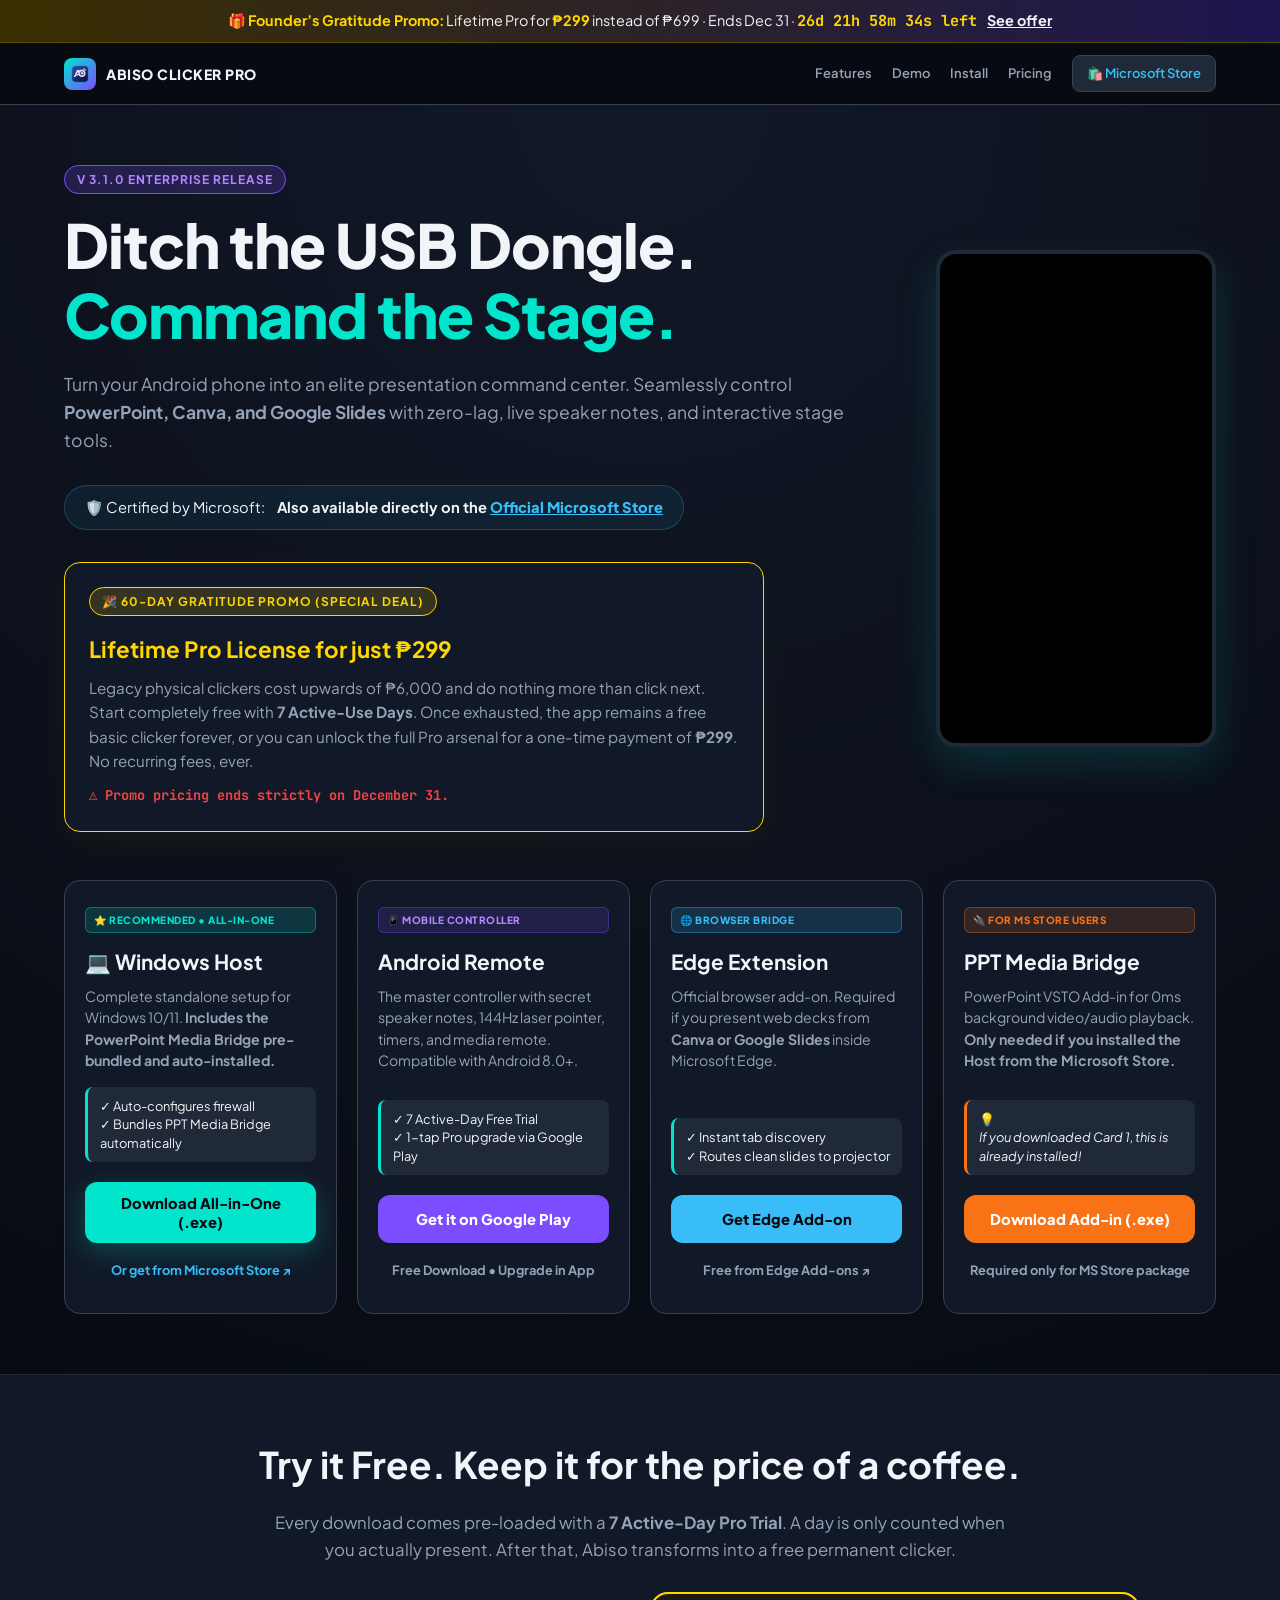
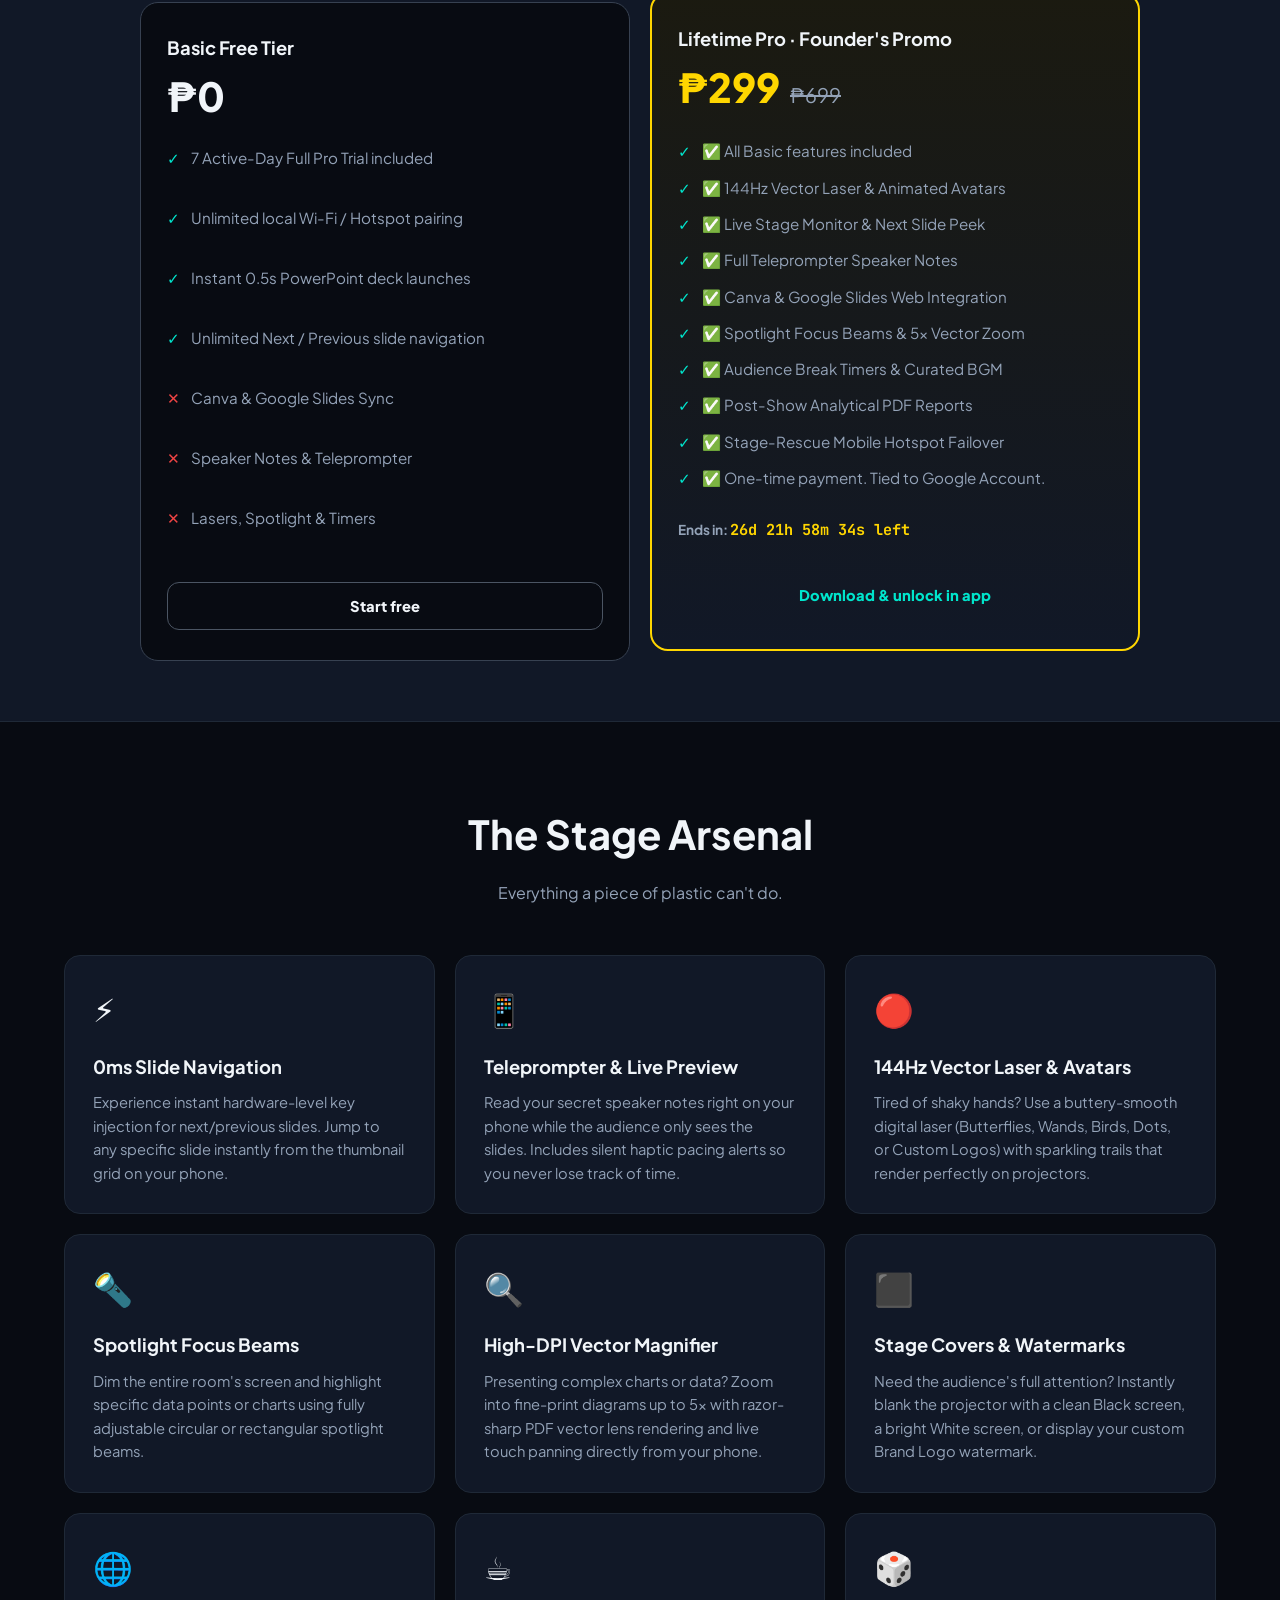
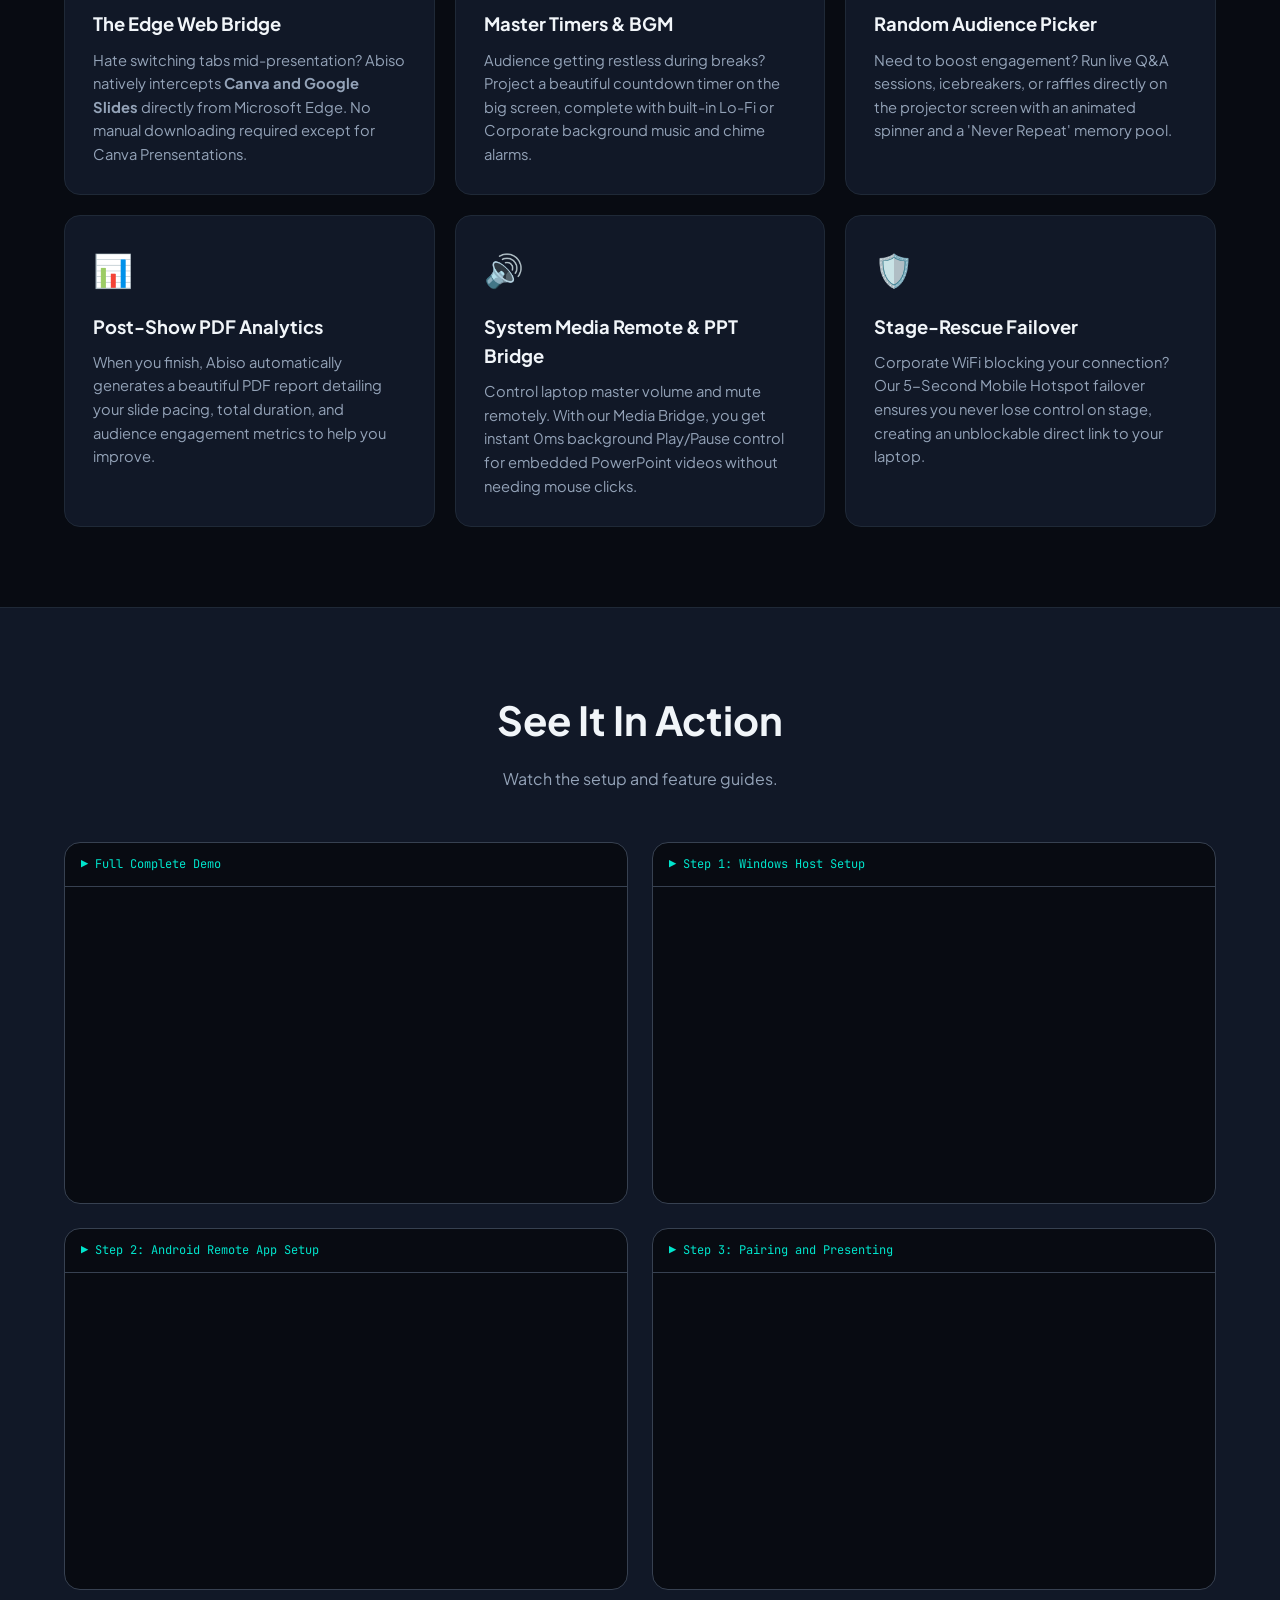
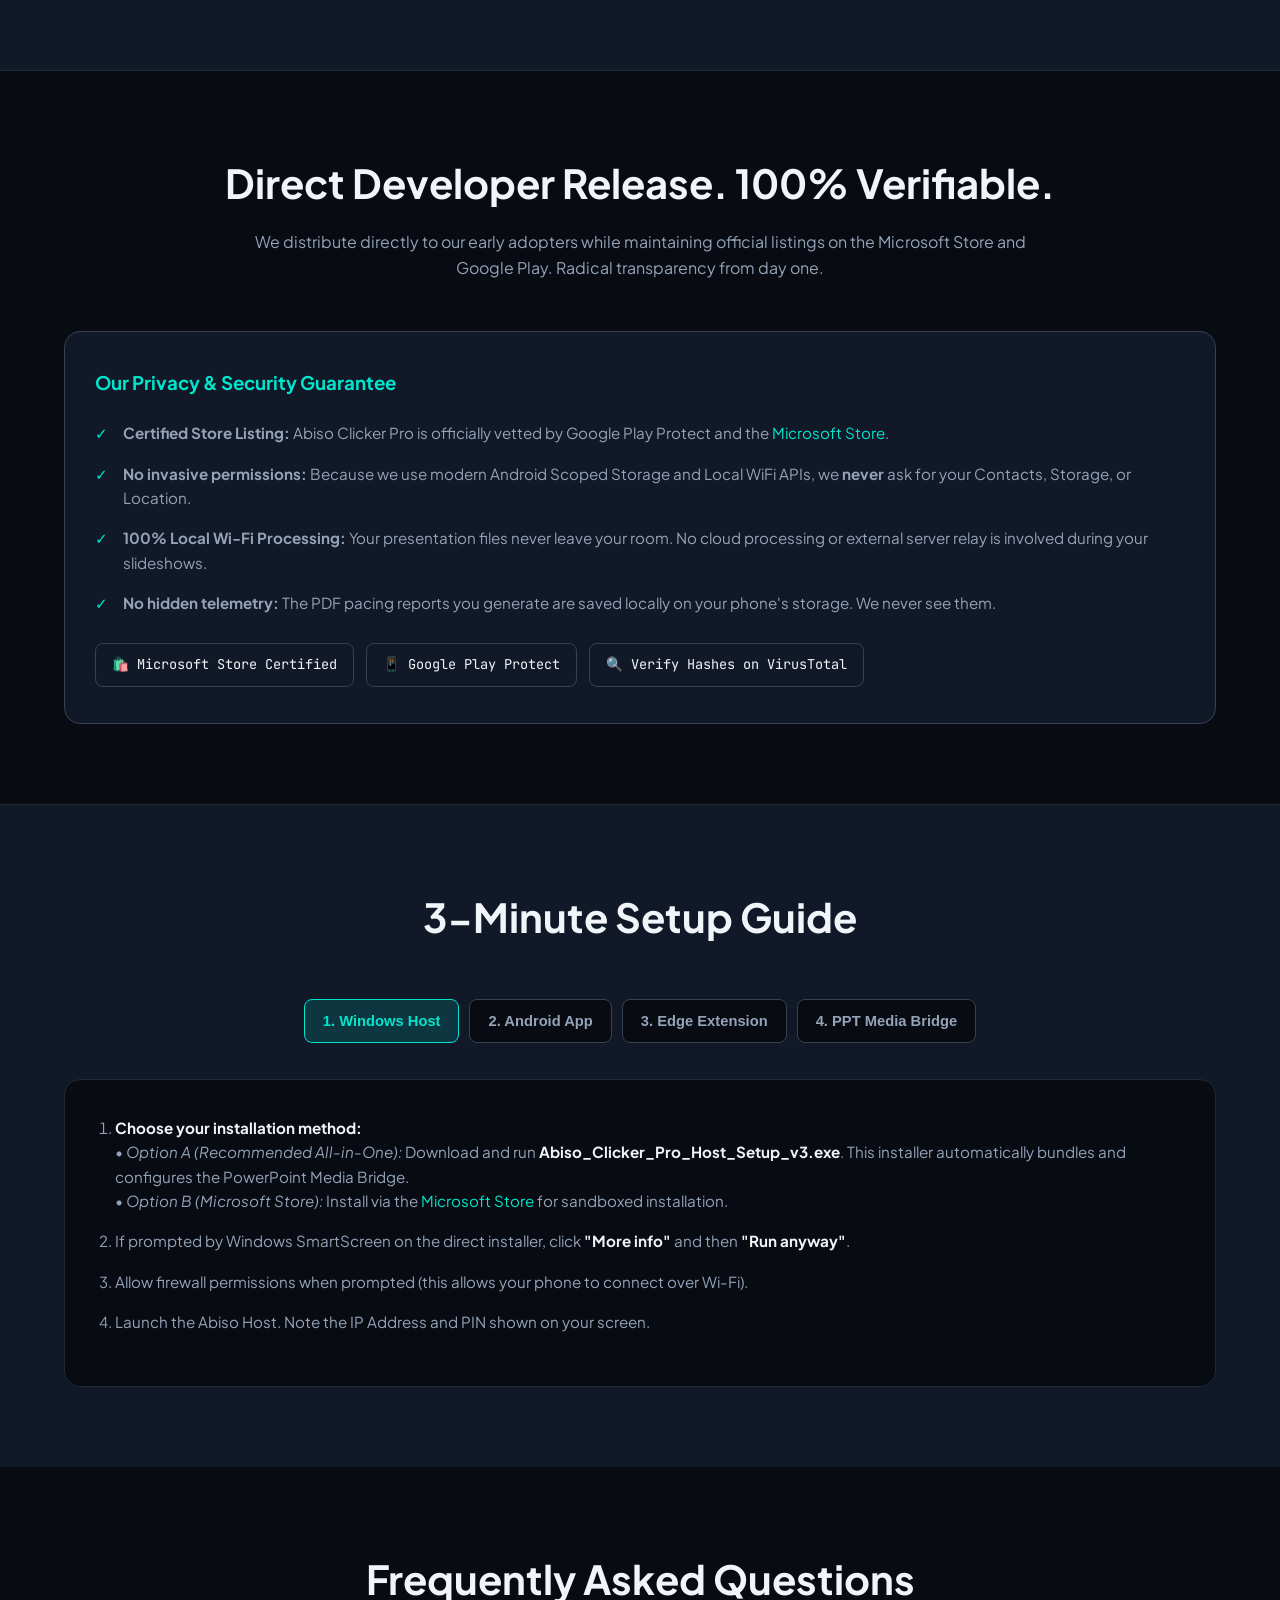
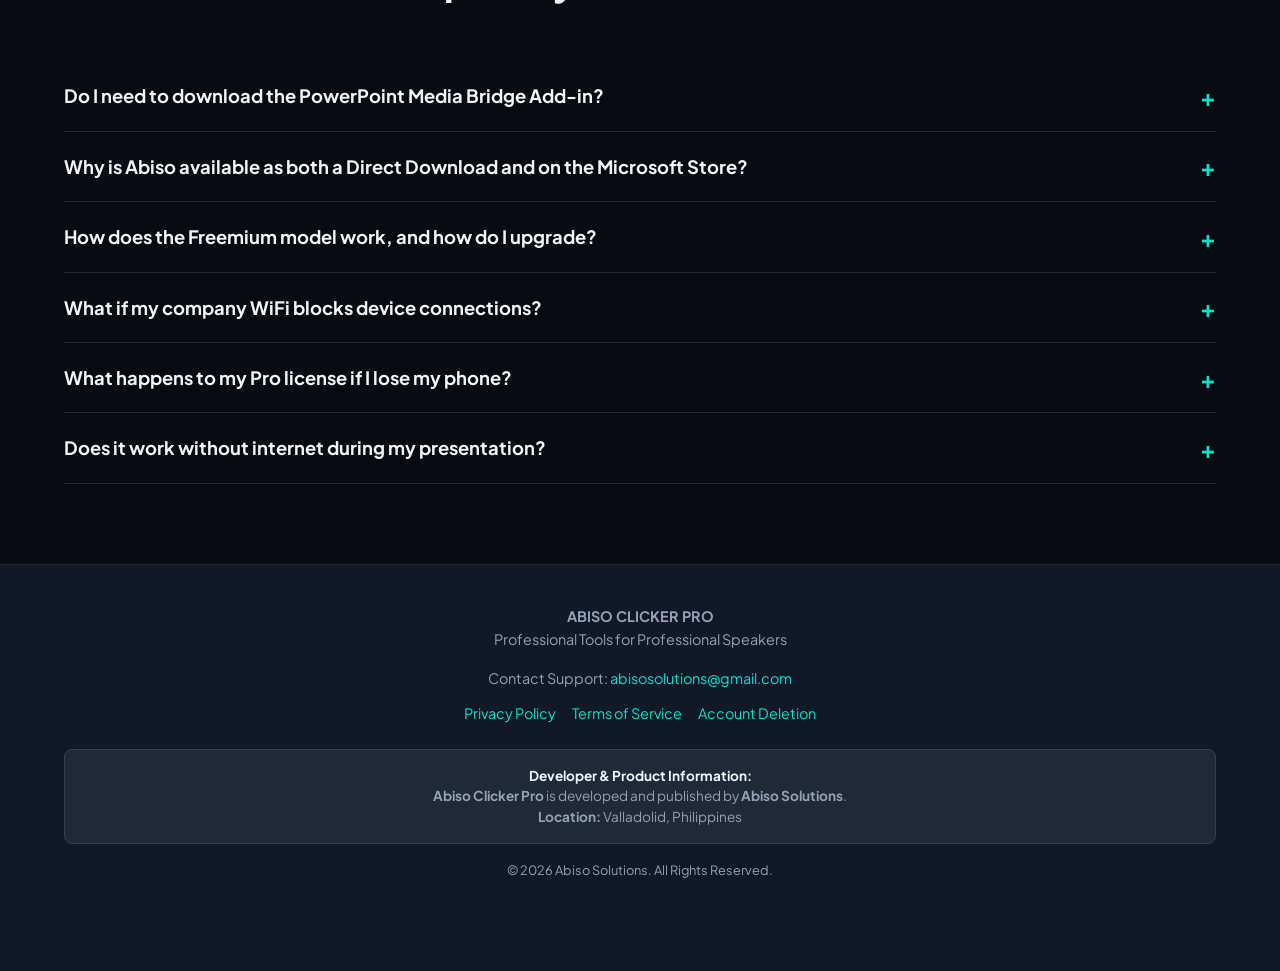
<file: index.html>
<!DOCTYPE html>
<html lang="en">
<head>
    <meta charset="UTF-8">
    <meta name="viewport" content="width=device-width, initial-scale=1.0">
    <meta name="description" content="Abiso Clicker Pro is an enterprise-grade wireless presentation remote for Windows and Android. Control PowerPoint, Canva, and Google Slides with zero lag.">
    <title>Abiso Clicker Pro V3.1 | Enterprise Presentation Control</title>
    <link rel="icon" type="image/png" href="new_abiso_logo.png">
    <link href="https://fonts.googleapis.com/css2?family=Plus+Jakarta+Sans:wght@400;500;700;800&family=JetBrains+Mono:wght@400;700&display=swap" rel="stylesheet">
    
    <style>
        :root {
            --bg-color: #080B12;
            --surface: #111827;
            --surface-elevated: #1F2937;
            --accent: #00E5CC;
            --accent-glow: rgba(0, 229, 204, 0.15);
            --gold: #FFD600;
            --purple: #7C4DFF;
            --red: #EF4444;
            --blue: #38BDF8;
            --ppt-orange: #F97316;
            --text-main: #F1F5F9;
            --text-muted: #94A3B8;
            --border: #374151;
        }

        *, *::before, *::after { margin: 0; padding: 0; box-sizing: border-box; }
        html { scroll-behavior: smooth; scroll-padding-top: 84px; }
        body { font-family: 'Plus Jakarta Sans', system-ui, sans-serif; background-color: var(--bg-color); color: var(--text-main); line-height: 1.6; overflow-x: hidden; -webkit-font-smoothing: antialiased; }
        a { text-decoration: none; color: var(--accent); }
        .container { max-width: 1200px; margin: 0 auto; padding: 0 24px; }
        .badge { display: inline-block; padding: 4px 12px; border-radius: 50px; font-size: 12px; font-weight: 700; letter-spacing: 1px; text-transform: uppercase; margin-bottom: 16px; }
        .badge.v3 { background: rgba(124, 77, 255, 0.2); color: #B388FF; border: 1px solid var(--purple); }
        .badge.promo { background: rgba(255, 214, 0, 0.15); color: var(--gold); border: 1px solid var(--gold); }

        .tag-pill { display: inline-block; font-size: 10px; font-weight: 800; padding: 4px 8px; border-radius: 6px; letter-spacing: 0.5px; text-transform: uppercase; margin-bottom: 12px; }
        .tag-bundled { background: rgba(0, 229, 204, 0.15); color: var(--accent); border: 1px solid rgba(0, 229, 204, 0.35); }
        .tag-store-only { background: rgba(249, 115, 22, 0.15); color: var(--ppt-orange); border: 1px solid rgba(249, 115, 22, 0.35); }
        .tag-web { background: rgba(56, 189, 248, 0.15); color: var(--blue); border: 1px solid rgba(56, 189, 248, 0.35); }
        .tag-android { background: rgba(124, 77, 255, 0.15); color: #B388FF; border: 1px solid rgba(124, 77, 255, 0.35); }

        /* TOP PROMO STRIP */
        .strip { background: linear-gradient(90deg, #3a2f00, #1d1650); border-bottom: 1px solid #5b4b00; text-align: center; font-size: 0.9rem; padding: 9px 14px; }
        .strip b { color: var(--gold); }
        .strip a { color: var(--text-main); text-decoration: underline; margin-left: 8px; font-weight: 700; }
        .timer { font-family: 'JetBrains Mono', monospace; font-weight: 700; color: var(--gold); font-size: 0.95rem; }

        /* NAV BAR */
        nav { position: sticky; top: 0; z-index: 100; background: rgba(8,11,18,0.88); backdrop-filter: blur(12px); border-bottom: 1px solid var(--border); padding: 12px 0; }
        .nav-inner { max-width: 1200px; margin: 0 auto; padding: 0 24px; display: flex; align-items: center; justify-content: space-between; gap: 16px; }
        .nav-brand { display: flex; align-items: center; gap: 10px; text-decoration: none; }
        .nav-logo { width: 32px; height: 32px; object-fit: contain; border-radius: 8px; background: linear-gradient(135deg, var(--accent), var(--purple)); padding: 4px; }
        .nav-title { font-size: 14px; font-weight: 800; color: var(--text-main); letter-spacing: 0.5px; white-space: nowrap; }
        .nav-links { display: flex; gap: 20px; align-items: center; }
        .nav-links a { color: var(--text-muted); font-size: 13px; font-weight: 600; transition: color 0.2s; white-space: nowrap; }
        .nav-links a:hover { color: var(--accent); }
        .nav-store-btn { padding: 7px 14px; border-radius: 8px; background: var(--surface-elevated); border: 1px solid var(--border); color: var(--blue) !important; font-size: 12px; font-weight: 700; transition: all 0.2s; white-space: nowrap; }
        .nav-store-btn:hover { border-color: var(--blue); background: rgba(56, 189, 248, 0.1); }

        /* HERO SECTION (WITH VERTICAL VIDEO) */
        header { padding: 60px 0; border-bottom: 1px solid var(--surface-elevated); background: radial-gradient(circle at top, #111827 0%, #080B12 100%); }
        .hero-grid { display: grid; grid-template-columns: 1fr auto; gap: 48px; align-items: center; }
        .hero-text { flex: 1; }
        h1 { font-size: clamp(2rem, 5vw, 3.8rem); font-weight: 800; line-height: 1.15; margin-bottom: 20px; letter-spacing: -1px; }
        h1 span { color: var(--accent); }
        .hero-sub { font-size: clamp(0.95rem, 2vw, 1.1rem); color: var(--text-muted); margin-bottom: 30px; }

        /* The embedded Shorts player */
        .hero-video-wrapper { 
            width: 280px; 
            aspect-ratio: 9 / 16; 
            border-radius: 20px; 
            overflow: hidden; 
            border: 4px solid var(--surface-elevated); 
            box-shadow: 0 16px 40px var(--accent-glow); 
            position: relative;
            background: #000;
        }
        .hero-video-wrapper iframe {
            position: absolute;
            top: 0; left: 0;
            width: 100%; height: 100%;
            border: none;
        }

        .store-anchor-bar { display: inline-flex; align-items: center; justify-content: center; flex-wrap: wrap; gap: 8px 12px; background: rgba(56, 189, 248, 0.08); border: 1px solid rgba(56, 189, 248, 0.25); padding: 10px 20px; border-radius: 50px; margin-bottom: 32px; font-size: 0.92rem; }
        .store-anchor-bar strong { color: var(--text-main); }
        .store-anchor-bar a { color: var(--blue); font-weight: 800; text-decoration: underline; }

        .promo-box { background: var(--surface); border: 1px solid var(--gold); border-radius: 16px; padding: 24px; max-width: 700px; box-shadow: 0 10px 30px rgba(255, 214, 0, 0.05); }
        .promo-box h3 { color: var(--gold); font-size: clamp(1.2rem, 3vw, 1.4rem); margin-bottom: 8px; }
        .promo-box p { font-size: 0.95rem; color: var(--text-muted); }
        .promo-box .limit { font-family: 'JetBrains Mono', monospace; font-size: 0.85rem; color: var(--red); margin-top: 12px; font-weight: 700; }

        /* 4-COLUMN DOWNLOAD GRID */
        .download-grid { display: grid; grid-template-columns: repeat(4, 1fr); gap: 20px; margin-top: 48px; align-items: stretch; }
        .dl-card { background: var(--surface); border: 1px solid var(--border); border-radius: 16px; padding: 26px 20px; text-align: left; display: flex; flex-direction: column; justify-content: space-between; height: 100%; transition: transform 0.2s, border-color 0.2s, box-shadow 0.2s; }
        .dl-card:hover { transform: translateY(-4px); border-color: var(--accent); box-shadow: 0 12px 30px rgba(0, 0, 0, 0.3); }
        .dl-card-content { display: flex; flex-direction: column; flex: 1 1 auto; }
        .dl-card h3 { font-size: 1.3rem; margin-bottom: 8px; color: var(--text-main); }
        .dl-card p { color: var(--text-muted); font-size: 0.88rem; margin-bottom: 16px; flex: 1 1 auto; line-height: 1.5; }
        .dl-card .note { font-size: 0.8rem; padding: 10px 12px; border-radius: 8px; background: var(--surface-elevated); margin-bottom: 20px; border-left: 3px solid var(--accent); line-height: 1.45; min-height: 56px; display: flex; flex-direction: column; justify-content: center; }
        .dl-card .note.orange { border-left-color: var(--ppt-orange); }

        .dl-card-actions { margin-top: auto; display: flex; flex-direction: column; width: 100%; }
        .btn { display: flex; align-items: center; justify-content: center; text-align: center; padding: 12px 14px; border-radius: 12px; font-weight: 800; font-size: 0.92rem; min-height: 48px; line-height: 1.25; transition: all 0.2s; cursor: pointer; width: 100%; text-decoration: none; border: none; outline: none; }
        .btn:hover { opacity: 0.92; transform: translateY(-1px); }
        .btn:active { transform: translateY(0); }
        .btn-primary { background: var(--accent); color: var(--bg-color); box-shadow: 0 8px 28px rgba(0,229,204,.25); }
        .btn-secondary { background: var(--purple); color: white; }
        .btn-edge { background: #38BDF8; color: var(--bg-color); }
        .btn-ppt { background: var(--ppt-orange); color: white; }
        .btn-ghost { background: transparent; color: var(--text-main); border: 1px solid #4b5563; }
        .btn-ghost:hover { border-color: var(--accent); color: var(--accent); }

        .btn-store-sub { display: flex; align-items: center; justify-content: center; text-align: center; margin-top: 10px; font-size: 0.8rem; font-weight: 700; min-height: 34px; line-height: 1.3; color: var(--blue); text-decoration: none; transition: color 0.2s; }
        .btn-store-sub.muted { color: var(--text-muted); }
        a.btn-store-sub:hover { text-decoration: underline; }

        /* SECTIONS */
        .risk-section { padding: 60px 0; text-align: center; background: var(--surface); border-bottom: 1px solid var(--surface-elevated); }
        .risk-section h2 { font-size: clamp(1.6rem, 4vw, 2.3rem); margin-bottom: 16px; }

        /* PRICING PLANS */
        .plans { display: grid; grid-template-columns: repeat(2, 1fr); gap: 20px; margin-top: 38px; align-items: stretch; max-width: 1000px; margin-inline: auto; text-align: left; }
        .plan { background: var(--bg-color); border: 1px solid var(--border); border-radius: 18px; padding: 30px 26px; display: flex; flex-direction: column; gap: 12px; }
        .plan h3 { font-size: 1.15rem; color: var(--text-main); }
        .plan .big { font-size: 2.5rem; font-weight: 800; line-height: 1.1; color: var(--text-main); }
        .plan ul { list-style: none; color: var(--text-muted); font-size: 0.95rem; display: grid; gap: 12px; flex: 1; margin: 16px 0; }
        .plan li { position: relative; padding-left: 24px; }
        .plan li::before { content: '✓ '; position: absolute; left: 0; color: var(--accent); font-weight: 800; }
        .plan li.locked::before { content: '✕ '; color: var(--red); }
        .plan.pro { border: 2px solid var(--gold); background: linear-gradient(180deg, #1b1a10, var(--surface)); transform: translateY(-10px); }
        .plan.pro .big { color: var(--gold); }
        .price { display: flex; align-items: baseline; gap: 10px; }
        .strike { color: var(--text-muted); text-decoration: line-through; font-size: 1.25rem; }
        .timer-box { font-size: 0.85rem; color: var(--text-muted); margin-bottom: 16px; font-weight: 700; }

        .features { padding: 80px 0; }
        .section-header { text-align: center; margin-bottom: 50px; }
        .section-header h2 { font-size: clamp(1.8rem, 4.5vw, 2.5rem); margin-bottom: 14px; }

        .feat-grid { display: grid; grid-template-columns: repeat(auto-fit, minmax(min(280px, 100%), 1fr)); gap: 20px; }
        .feat-card { background: var(--surface); border: 1px solid var(--surface-elevated); border-radius: 16px; padding: 28px; }
        .feat-icon { font-size: 2rem; margin-bottom: 16px; }
        .feat-card h4 { font-size: 1.15rem; margin-bottom: 10px; color: var(--text-main); }
        .feat-card p { color: var(--text-muted); font-size: 0.92rem; }

        .demo-section { padding: 80px 0; background: var(--surface); border-top: 1px solid var(--surface-elevated); }
        
        /* 2x2 VIDEO GRID */
        .video-grid { display: grid; grid-template-columns: repeat(2, 1fr); gap: 24px; margin-top: 40px; }
        .video-card { background: var(--bg-color); border: 1px solid var(--border); border-radius: 16px; overflow: hidden; }
        .video-label { padding: 12px 16px; font-size: 12px; font-family: 'JetBrains Mono', monospace; color: var(--accent); border-bottom: 1px solid var(--border); }
        .video-wrapper { position: relative; padding-bottom: 56.25%; height: 0; overflow: hidden; }
        .video-wrapper iframe { position: absolute; inset: 0; width: 100%; height: 100%; border: 0; }

        .trust-section { padding: 80px 0; background: var(--bg-color); border-top: 1px solid var(--surface-elevated); border-bottom: 1px solid var(--surface-elevated); }
        .trust-box { background: var(--surface); border: 1px solid var(--border); border-radius: 16px; padding: 36px 30px; margin-top: 32px; }
        .trust-box ul { list-style: none; margin-top: 24px; }
        .trust-box li { margin-bottom: 16px; padding-left: 28px; position: relative; color: var(--text-muted); font-size: 0.95rem; }
        .trust-box li::before { content: '✓'; position: absolute; left: 0; color: var(--accent); font-weight: bold; }
        .trust-badges { display: flex; gap: 12px; flex-wrap: wrap; margin-top: 28px; }
        .trust-badge-pill { padding: 10px 16px; border-radius: 8px; border: 1px solid var(--border); font-family: 'JetBrains Mono', monospace; font-size: 0.85rem; color: var(--text-main); display: inline-flex; align-items: center; justify-content: center; gap: 8px; text-decoration: none; }
        .vt-link { display: inline-flex; align-items: center; justify-content: center; padding: 10px 16px; border: 1px solid var(--border); border-radius: 8px; color: var(--text-main); font-family: 'JetBrains Mono', monospace; font-size: 0.85rem; transition: all 0.2s; }
        .vt-link:hover { border-color: var(--accent); color: var(--accent); background: var(--accent-glow); }

        .install { padding: 80px 0; background: var(--surface); }
        .tabs { display: flex; justify-content: center; gap: 10px; margin-bottom: 36px; flex-wrap: wrap; }
        .tab-btn { background: var(--bg-color); border: 1px solid var(--border); color: var(--text-muted); padding: 12px 18px; border-radius: 8px; font-size: 0.92rem; font-weight: 700; cursor: pointer; transition: all 0.2s; min-height: 44px; }
        .tab-btn.active { background: var(--accent-glow); color: var(--accent); border-color: var(--accent); }
        .tab-btn:hover:not(.active) { border-color: var(--accent); color: var(--accent); }
        .tab-content { display: none; background: var(--bg-color); border: 1px solid var(--surface-elevated); border-radius: 16px; padding: 36px 30px; }
        .tab-content.active { display: block; }
        .tab-content ol { padding-left: 20px; color: var(--text-muted); font-size: 0.95rem; }
        .tab-content li { margin-bottom: 16px; }
        .tab-content strong { color: var(--text-main); }
        .tab-content code { background: var(--surface-elevated); padding: 2px 6px; border-radius: 4px; font-family: 'JetBrains Mono', monospace; font-size: 0.85em; }

        .faq { padding: 80px 0; background: var(--bg-color); }
        .faq-item { border-bottom: 1px solid var(--surface-elevated); padding: 20px 0; }
        .faq-q { font-size: 1.15rem; font-weight: 700; cursor: pointer; display: flex; justify-content: space-between; align-items: center; gap: 16px; transition: color 0.2s; }
        .faq-q:hover { color: var(--accent); }
        .faq-q::after { content: '+'; color: var(--accent); font-size: 1.5rem; line-height: 1; transition: transform 0.3s; flex-shrink: 0; }
        .faq-item.active .faq-q::after { transform: rotate(45deg); }
        .faq-a { max-height: 0; overflow: hidden; opacity: 0; transition: max-height 0.3s ease, opacity 0.3s ease, margin-top 0.3s ease; color: var(--text-muted); font-size: 0.95rem; }
        .faq-item.active .faq-a { max-height: 600px; opacity: 1; margin-top: 16px; }

        footer { text-align: center; padding: 40px 0 90px; border-top: 1px solid var(--surface-elevated); color: var(--text-muted); font-size: 0.9rem; background: var(--surface); }

        /* mobile sticky buy bar */
        .bar { display: none; }

        /* RESPONSIVE */
        @media (max-width: 1100px) {
            .download-grid { grid-template-columns: repeat(2, 1fr); gap: 20px; }
        }
        @media (max-width: 900px) {
            .hero-grid { grid-template-columns: 1fr; text-align: center; }
            .hero-video-wrapper { margin: 0 auto 32px; }
            .store-anchor-bar, .promo-box { margin-left: auto; margin-right: auto; text-align: left; }
            .plans { grid-template-columns: 1fr; }
            .plan.pro { transform: none; }
            
            .bar { display: flex; position: fixed; inset: auto 0 0 0; z-index: 60; align-items: center; justify-content: space-between; gap: 12px; background: rgba(17,24,39,0.97); border-top: 1px solid var(--gold); padding: 10px 16px calc(10px + env(safe-area-inset-bottom,0px)); }
            .bar b { color: var(--gold); font-size: 1.25rem; }
            .bar small { display: block; color: var(--text-muted); font-size: 0.74rem; line-height: 1.2; }
            .bar .btn { min-height: 44px; padding: 8px 18px; font-size: 0.92rem; }
        }
        @media (max-width: 768px) {
            .container { padding: 0 18px; }
            .nav-inner { padding: 0 18px; }
            .nav-links a:not(.nav-store-btn) { display: none; }
            .tabs { display: grid; grid-template-columns: repeat(2, 1fr); gap: 8px; }
            .tab-btn { width: 100%; padding: 10px; font-size: 0.85rem; text-align: center; }
            .tab-content { padding: 24px 20px; }
            .trust-box { padding: 26px 20px; }
            .video-grid { grid-template-columns: 1fr; }
        }
        @media (max-width: 640px) {
            .download-grid { grid-template-columns: 1fr; gap: 16px; }
            .dl-card { padding: 22px 18px; }
            .tabs { grid-template-columns: 1fr; }
            .store-anchor-bar { border-radius: 14px; padding: 12px 16px; font-size: 0.88rem; }
            .trust-badge-pill, .vt-link { width: 100%; }
        }
        @media (prefers-reduced-motion: reduce) {
            * { transition: none !important; scroll-behavior: auto !important; }
        }
    </style>
</head>
<body>

<!-- TOP PROMO STRIP WITH COUNTDOWN -->
<div class="strip" id="promoStrip">
    🎁 <b>Founder’s Gratitude Promo:</b> Lifetime Pro for <b data-now>₱299</b> instead of ₱699 · Ends Dec 31 · <span class="timer" data-timer></span>
    <a href="#pricing">See offer</a>
</div>

<nav>
<div class="nav-inner">
  <a href="index.html" class="nav-brand">
      <img src="new_abiso_logo.png" class="nav-logo" alt="Abiso Logo">
      <span class="nav-title">ABISO CLICKER PRO</span>
  </a>
  <div class="nav-links">
      <a href="#features">Features</a>
      <a href="#demo">Demo</a>
      <a href="#install">Install</a>
      <a href="#pricing">Pricing</a>
      <a href="https://apps.microsoft.com/detail/9MZBPGMQS55P" target="_blank" class="nav-store-btn">🛍️ Microsoft Store</a>
  </div>
</div>
</nav>

<header>
<div class="container hero-grid">
  <div class="hero-text">
      <span class="badge v3">v 3.1.0 Enterprise Release</span>
      <h1>Ditch the USB Dongle.<br><span>Command the Stage.</span></h1>
      <p class="hero-sub">Turn your Android phone into an elite presentation command center. Seamlessly control <strong>PowerPoint, Canva, and Google Slides</strong> with zero-lag, live speaker notes, and interactive stage tools.</p>

      <div class="store-anchor-bar">
          <span>🛡️ Certified by Microsoft:</span>
          <strong>Also available directly on the <a href="https://apps.microsoft.com/detail/9MZBPGMQS55P" target="_blank">Official Microsoft Store</a></strong>
      </div>

      <div class="promo-box">
          <span class="badge promo">🎉 60-DAY GRATITUDE PROMO (SPECIAL DEAL)</span>
          <h3>Lifetime Pro License for just <span data-now>₱299</span></h3>
          <p>Legacy physical clickers cost upwards of ₱6,000 and do nothing more than click next. Start completely free with <strong>7 Active-Use Days</strong>. Once exhausted, the app remains a free basic clicker forever, or you can unlock the full Pro arsenal for a one-time payment of <strong data-now>₱299</strong>. No recurring fees, ever.</p>
          <div class="limit">⚠️ Promo pricing ends strictly on December 31.</div>
      </div>
  </div>

  <!-- EMBEDDED VERTICAL YOUTUBE SHORT -->
  <div class="hero-video-wrapper">
      <iframe src="https://www.youtube.com/embed/Hn0IUUNYrOc?autoplay=1&mute=1&loop=1&playlist=Hn0IUUNYrOc&controls=0&modestbranding=1&rel=0" allow="autoplay; encrypted-media" allowfullscreen title="Abiso Clicker Pro Promo"></iframe>
  </div>
</div>

<div class="container">
  <div class="download-grid">
      <!-- CARD 1 -->
      <div class="dl-card">
          <div class="dl-card-content">
              <span class="tag-pill tag-bundled">⭐ RECOMMENDED • ALL-IN-ONE</span>
              <h3>💻 Windows Host</h3>
              <p>Complete standalone setup for Windows 10/11. <strong>Includes the PowerPoint Media Bridge pre-bundled and auto-installed.</strong></p>
              <div class="note">
                  ✓ Auto-configures firewall<br>
                  ✓ Bundles PPT Media Bridge automatically
              </div>
          </div>
          <div class="dl-card-actions">
              <a href="https://github.com/abisosolutions/Abiso-Clicker-Pro-Distribution/releases/latest/download/Abiso_Clicker_Pro_Host_Setup_v3.exe" class="btn btn-primary">Download All-in-One (.exe)</a>
              <a href="https://apps.microsoft.com/detail/9MZBPGMQS55P" target="_blank" class="btn-store-sub">Or get from Microsoft Store ↗</a>
          </div>
      </div>

      <!-- CARD 2 -->
      <div class="dl-card">
          <div class="dl-card-content">
              <span class="tag-pill tag-android">📱 MOBILE CONTROLLER</span>
              <h3>Android Remote</h3>
              <p>The master controller with secret speaker notes, 144Hz laser pointer, timers, and media remote. Compatible with Android 8.0+.</p>
            <div class="note">
                  ✓ 7 Active-Day Free Trial<br>
                  ✓ 1-tap Pro upgrade via Google Play
              </div>
          </div>
          <div class="dl-card-actions">
              <a href="https://play.google.com/store/apps/details?id=com.app.remotecontroller" class="btn btn-secondary">Get it on Google Play</a>
              <span class="btn-store-sub muted">Free Download • Upgrade in App</span>
          </div>
      </div>

      <!-- CARD 3 -->
      <div class="dl-card">
          <div class="dl-card-content">
              <span class="tag-pill tag-web">🌐 BROWSER BRIDGE</span>
              <h3>Edge Extension</h3>
              <p>Official browser add-on. Required if you present web decks from <strong>Canva or Google Slides</strong> inside Microsoft Edge.</p>
              <div class="note">
                  ✓ Instant tab discovery<br>
                  ✓ Routes clean slides to projector
              </div>
          </div>
          <div class="dl-card-actions">
              <a href="https://microsoftedge.microsoft.com/addons/detail/ajcghecbgeinlcilkclniljojjcfmofm" target="_blank" class="btn btn-edge">Get Edge Add-on</a>
              <a href="https://microsoftedge.microsoft.com/addons/detail/ajcghecbgeinlcilkclniljojjcfmofm" target="_blank" class="btn-store-sub muted">Free from Edge Add-ons ↗</a>
          </div>
      </div>

      <!-- CARD 4 -->
      <div class="dl-card">
          <div class="dl-card-content">
              <span class="tag-pill tag-store-only">🔌 FOR MS STORE USERS</span>
              <h3>PPT Media Bridge</h3>
              <p>PowerPoint VSTO Add-in for 0ms background video/audio playback. <strong>Only needed if you installed the Host from the Microsoft Store.</strong></p>
              <div class="note orange">
                  💡 <em>If you downloaded Card 1, this is already installed!</em>
              </div>
          </div>
          <div class="dl-card-actions">
              <a href="https://github.com/abisosolutions/Abiso-Clicker-Pro-Distribution/releases/latest/download/Abiso-PowerPoint-Bridge-Setup.exe" class="btn btn-ppt">Download Add-in (.exe)</a>
              <span class="btn-store-sub muted">Required only for MS Store package</span>
          </div>
      </div>
  </div>
</div>
</header>

<section id="pricing" class="risk-section">
<div class="container">
  <h2>Try it Free. Keep it for the price of a coffee.</h2>
  <p style="color: var(--text-muted); max-width: 760px; margin: 0 auto 36px; font-size: 1.05rem;">
      Every download comes pre-loaded with a <strong>7 Active-Day Pro Trial</strong>. A day is only counted when you actually present. After that, Abiso transforms into a free permanent clicker. 
  </p>
  
  <div class="plans">
    <!-- FREE TIER -->
    <div class="plan">
      <h3>Basic Free Tier</h3>
      <div class="big">₱0</div>
      <ul>
        <li>7 Active-Day Full Pro Trial included</li>
        <li>Unlimited local Wi-Fi / Hotspot pairing</li>
        <li>Instant 0.5s PowerPoint deck launches</li>
        <li>Unlimited Next / Previous slide navigation</li>
        <li class="locked">Canva & Google Slides Sync</li>
        <li class="locked">Speaker Notes & Teleprompter</li>
        <li class="locked">Lasers, Spotlight & Timers</li>
      </ul>
      <a class="btn btn-ghost" href="#install">Start free</a>
    </div>

    <!-- PRO TIER (EXPANDED TO DOMINATE) -->
    <div class="plan pro">
      <h3>Lifetime Pro · Founder's Promo</h3>
      <div class="price"><span class="big" data-now>₱299</span><span class="strike" data-strike>₱699</span></div>
      <ul>
        <li>✅ All Basic features included</li>
        <li>✅ 144Hz Vector Laser & Animated Avatars</li>
        <li>✅ Live Stage Monitor & Next Slide Peek</li>
        <li>✅ Full Teleprompter Speaker Notes</li>
        <li>✅ Canva & Google Slides Web Integration</li>
        <li>✅ Spotlight Focus Beams & 5× Vector Zoom</li>
        <li>✅ Audience Break Timers & Curated BGM</li>
        <li>✅ Post-Show Analytical PDF Reports</li>
        <li>✅ Stage-Rescue Mobile Hotspot Failover</li>
        <li>✅ One-time payment. Tied to Google Account.</li>
      </ul>
      <span class="timer-box" data-promo-only>Ends in: <span class="timer" data-timer></span></span>
      <a class="btn btn-main" href="https://play.google.com/store/apps/details?id=com.app.remotecontroller">Download & unlock in app</a>
    </div>
  </div>
</div>
</section>

<section id="features" class="features">
<div class="container">
  <div class="section-header">
      <h2>The Stage Arsenal</h2>
      <p style="color: var(--text-muted);">Everything a piece of plastic can't do.</p>
  </div>
  <div class="feat-grid">
      <div class="feat-card">
          <div class="feat-icon">⚡</div>
          <h4>0ms Slide Navigation</h4>
          <p>Experience instant hardware-level key injection for next/previous slides. Jump to any specific slide instantly from the thumbnail grid on your phone.</p>
      </div>
      <div class="feat-card">
          <div class="feat-icon">📱</div>
          <h4>Teleprompter & Live Preview</h4>
          <p>Read your secret speaker notes right on your phone while the audience only sees the slides. Includes silent haptic pacing alerts so you never lose track of time.</p>
      </div>
      <div class="feat-card">
          <div class="feat-icon">🔴</div>
          <h4>144Hz Vector Laser & Avatars</h4>
          <p>Tired of shaky hands? Use a buttery-smooth digital laser (Butterflies, Wands, Birds, Dots, or Custom Logos) with sparkling trails that render perfectly on projectors.</p>
      </div>
      <div class="feat-card">
          <div class="feat-icon">🔦</div>
          <h4>Spotlight Focus Beams</h4>
          <p>Dim the entire room's screen and highlight specific data points or charts using fully adjustable circular or rectangular spotlight beams.</p>
      </div>
      <div class="feat-card">
          <div class="feat-icon">🔍</div>
          <h4>High-DPI Vector Magnifier</h4>
          <p>Presenting complex charts or data? Zoom into fine-print diagrams up to 5&times; with razor-sharp PDF vector lens rendering and live touch panning directly from your phone.</p>
      </div>
      <div class="feat-card">
          <div class="feat-icon">⬛</div>
          <h4>Stage Covers & Watermarks</h4>
          <p>Need the audience's full attention? Instantly blank the projector with a clean Black screen, a bright White screen, or display your custom Brand Logo watermark.</p>
      </div>
      <div class="feat-card">
          <div class="feat-icon">🌐</div>
          <h4>The Edge Web Bridge</h4>
          <p>Hate switching tabs mid-presentation? Abiso natively intercepts <strong>Canva and Google Slides</strong> directly from Microsoft Edge. No manual downloading required except for Canva Prensentations.</p>
      </div>
      <div class="feat-card">
          <div class="feat-icon">☕</div>
          <h4>Master Timers & BGM</h4>
          <p>Audience getting restless during breaks? Project a beautiful countdown timer on the big screen, complete with built-in Lo-Fi or Corporate background music and chime alarms.</p>
      </div>
      <div class="feat-card">
          <div class="feat-icon">🎲</div>
          <h4>Random Audience Picker</h4>
          <p>Need to boost engagement? Run live Q&A sessions, icebreakers, or raffles directly on the projector screen with an animated spinner and a 'Never Repeat' memory pool.</p>
      </div>
      <div class="feat-card">
          <div class="feat-icon">📊</div>
          <h4>Post-Show PDF Analytics</h4>
          <p>When you finish, Abiso automatically generates a beautiful PDF report detailing your slide pacing, total duration, and audience engagement metrics to help you improve.</p>
      </div>
      <div class="feat-card">
          <div class="feat-icon">🔊</div>
          <h4>System Media Remote & PPT Bridge</h4>
          <p>Control laptop master volume and mute remotely. With our Media Bridge, you get instant 0ms background Play/Pause control for embedded PowerPoint videos without needing mouse clicks.</p>
      </div>
      <div class="feat-card">
          <div class="feat-icon">🛡️</div>
          <h4>Stage-Rescue Failover</h4>
          <p>Corporate WiFi blocking your connection? Our 5-Second Mobile Hotspot failover ensures you never lose control on stage, creating an unblockable direct link to your laptop.</p>
      </div>
  </div>
</div>
</section>

<section id="demo" class="demo-section">
<div class="container">
  <div class="section-header">
      <h2>See It In Action</h2>
      <p style="color: var(--text-muted);">Watch the setup and feature guides.</p>
  </div>
  <!-- 2x2 VIDEO GRID FOR 4 VIDEOS -->
  <div class="video-grid">
      <div class="video-card">
          <div class="video-label">▶ Full Complete Demo</div>
          <div class="video-wrapper">
              <iframe src="https://www.youtube.com/embed/x4WM3yVZxU0" title="Abiso Clicker Pro Full Demo" allowfullscreen loading="lazy"></iframe>
          </div>
      </div>
      <div class="video-card">
          <div class="video-label">▶ Step 1: Windows Host Setup</div>
          <div class="video-wrapper">
              <iframe src="https://www.youtube.com/embed/SGsR79yMa5k" title="Abiso Clicker Pro Demo Part 1" allowfullscreen loading="lazy"></iframe>
          </div>
      </div>
      <div class="video-card">
          <div class="video-label">▶ Step 2: Android Remote App Setup</div>
          <div class="video-wrapper">
              <iframe src="https://www.youtube.com/embed/AZj8Mt9KN8g" title="Abiso Clicker Pro Demo Part 2" allowfullscreen loading="lazy"></iframe>
          </div>
      </div>
      <div class="video-card">
          <div class="video-label">▶ Step 3: Pairing and Presenting</div>
          <div class="video-wrapper">
              <iframe src="https://www.youtube.com/embed/62DJkEBc6Bc" title="Abiso Clicker Pro Demo Part 3" allowfullscreen loading="lazy"></iframe>
          </div>
      </div>
  </div>
</div>
</section>

<section class="trust-section">
<div class="container">
  <div class="section-header">
      <h2>Direct Developer Release. 100% Verifiable.</h2>
      <p style="color: var(--text-muted); max-width: 800px; margin: 0 auto;">We distribute directly to our early adopters while maintaining official listings on the Microsoft Store and Google Play. Radical transparency from day one.</p>
  </div>
  <div class="trust-box">
      <h3 style="color: var(--accent);">Our Privacy & Security Guarantee</h3>
      <ul>
          <li><strong>Certified Store Listing:</strong> Abiso Clicker Pro is officially vetted by Google Play Protect and the <a href="https://apps.microsoft.com/detail/9MZBPGMQS55P" target="_blank">Microsoft Store</a>.</li>
          <li><strong>No invasive permissions:</strong> Because we use modern Android Scoped Storage and Local WiFi APIs, we <strong>never</strong> ask for your Contacts, Storage, or Location.</li>
          <li><strong>100% Local Wi-Fi Processing:</strong> Your presentation files never leave your room. No cloud processing or external server relay is involved during your slideshows.</li>
          <li><strong>No hidden telemetry:</strong> The PDF pacing reports you generate are saved locally on your phone's storage. We never see them.</li>
      </ul>
      <div class="trust-badges">
          <a href="https://apps.microsoft.com/detail/9MZBPGMQS55P" target="_blank" class="trust-badge-pill">🛍️ Microsoft Store Certified</a>
          <a href="https://play.google.com/store/apps/details?id=com.app.remotecontroller" target="_blank" class="trust-badge-pill">📱 Google Play Protect</a>
          <a href="https://www.virustotal.com/" target="_blank" class="vt-link">🔍 Verify Hashes on VirusTotal</a>
      </div>
  </div>
</div>
</section>

<section id="install" class="install">
<div class="container">
  <div class="section-header">
      <h2>3-Minute Setup Guide</h2>
  </div>
  <div class="tabs">
      <button class="tab-btn active" onclick="switchTab('windows')">1. Windows Host</button>
      <button class="tab-btn" onclick="switchTab('android')">2. Android App</button>
      <button class="tab-btn" onclick="switchTab('edge')">3. Edge Extension</button>
      <button class="tab-btn" onclick="switchTab('ppt')">4. PPT Media Bridge</button>
  </div>

  <div id="tab-windows" class="tab-content active">
      <ol>
          <li>
              <strong>Choose your installation method:</strong><br>
              • <em>Option A (Recommended All-in-One):</em> Download and run <strong>Abiso_Clicker_Pro_Host_Setup_v3.exe</strong>. This installer automatically bundles and configures the PowerPoint Media Bridge.<br>
              • <em>Option B (Microsoft Store):</em> Install via the <a href="https://apps.microsoft.com/detail/9MZBPGMQS55P" target="_blank">Microsoft Store</a> for sandboxed installation.
          </li>
          <li>If prompted by Windows SmartScreen on the direct installer, click <strong>"More info"</strong> and then <strong>"Run anyway"</strong>.</li>
          <li>Allow firewall permissions when prompted (this allows your phone to connect over Wi-Fi).</li>
          <li>Launch the Abiso Host. Note the IP Address and PIN shown on your screen.</li>
      </ol>
  </div>

  <div id="tab-android" class="tab-content">
      <ol>
          <li>Download <strong>Abiso Clicker Pro</strong> from the Google Play Store to your Android phone.</li>
          <li>Open the app. Enter the IP Address and PIN shown on your laptop, or tap the QR icon to scan the screen.</li>
          <li>Tap <strong>Connect</strong>. You are now controlling your laptop!</li>
      </ol>
  </div>

  <div id="tab-edge" class="tab-content">
      <ol>
          <li>If you present using Canva or Google Slides, open <strong>Microsoft Edge</strong> on your laptop.</li>
          <li>Install the official <strong>Abiso Clicker Pro Bridge</strong> from the Microsoft Edge Add-ons store.</li>
          <li>Press <strong>Windows Key + P</strong> and set your display to "Extend" (Dual-Monitor mode).</li>
          <li>Open your presentation in Edge. The extension will automatically route your slides to the projector and your speaker notes to your phone.</li>
      </ol>
  </div>

  <div id="tab-ppt" class="tab-content">
      <ol>
          <li>
              <strong>Do you need this?</strong><br>
              • If you downloaded the <strong>All-in-One .exe (Card 1)</strong>, <strong>NO</strong>—it was already installed automatically.<br>
              • If you installed the Host from the <strong>Microsoft Store</strong>, <strong>YES</strong>—download <strong>Abiso-PowerPoint-Bridge-Setup.exe</strong>.
          </li>
          <li>Run <code>Abiso-PowerPoint-Bridge-Setup.exe</code> on your laptop.</li>
          <li>The installer registers the lightweight VSTO Add-in with PowerPoint.</li>
          <li>Now you can play and pause slide videos directly from your phone's Media Drawer, even when PowerPoint is running on an extended display or in the background!</li>
      </ol>
  </div>
</div>
</section>

<section id="faq" class="faq">
<div class="container">
  <div class="section-header">
      <h2>Frequently Asked Questions</h2>
  </div>

  <div class="faq-item">
      <div class="faq-q" onclick="toggleFaq(this)">Do I need to download the PowerPoint Media Bridge Add-in?</div>
      <div class="faq-a">
          • <strong>If you downloaded the All-in-One .exe from this website:</strong> <strong>NO.</strong> The PowerPoint Media Bridge is already bundled into the installer and configured automatically.<br><br>
          • <strong>If you installed Abiso from the Microsoft Store:</strong> <strong>YES.</strong> Because Microsoft Store packages are sandboxed by Windows security policies, the store package cannot auto-register Office COM add-ins. Simply download and run <code>Abiso-PowerPoint-Bridge-Setup.exe</code> once to bridge PowerPoint video playback.
      </div>
  </div>

  <div class="faq-item">
      <div class="faq-q" onclick="toggleFaq(this)">Why is Abiso available as both a Direct Download and on the Microsoft Store?</div>
      <div class="faq-a">
          We provide both options for maximum convenience:<br><br>
          • <strong>Direct All-in-One Installer (.exe):</strong> Best for general users because it bundles the Windows Host and PowerPoint Media Bridge into a single, seamless 1-click setup.<br>
          • <strong>Microsoft Store Listing:</strong> Ideal for corporate or locked-down IT laptops where users are restricted from running external installers and must install software through the official Windows Store.
      </div>
  </div>

  <div class="faq-item">
      <div class="faq-q" onclick="toggleFaq(this)">How does the Freemium model work, and how do I upgrade?</div>
      <div class="faq-a">
          We believe in radical transparency. Every user starts with <strong>7 Active-Use Days</strong> of Lifetime Pro access to test every feature on stage (Canva, Teleprompter, Lasers, Timers).<br><br>
          • <strong>What happens after 7 days?</strong> Your app <strong>never stops working</strong>. It transitions into a Permanent Free Basic Clicker. You can always connect and use the Next/Previous buttons for PowerPoint for free, forever.<br><br>
          • <strong>Seamless In-App Upgrade:</strong> To unlock the Pro features permanently, tap the 👑 Crown icon inside the Android app to pay via Google Play (supports GCash, Maya, Debit/Credit Card).<br><br>
          • <strong>One-Time Founder Pricing:</strong> Just <strong>₱299</strong>. No subscriptions, no renewal fees, and your license is permanently bound to your Google Account.
      </div>
  </div>

  <div class="faq-item">
      <div class="faq-q" onclick="toggleFaq(this)">What if my company WiFi blocks device connections?</div>
      <div class="faq-a">
          This is very common on corporate and university networks (AP Isolation). To bypass this instantly:<br><br>
          1. Turn on the "Mobile Hotspot" feature on your Windows laptop.<br>
          2. Connect your Android phone's WiFi to your laptop's hotspot.<br>
          3. The IP address in the Abiso Host window will update automatically. Scan the new QR code.<br><br>
          This creates an unblockable, ultra-low latency direct link between your phone and laptop!
      </div>
  </div>

  <div class="faq-item">
      <div class="faq-q" onclick="toggleFaq(this)">What happens to my Pro license if I lose my phone?</div>
      <div class="faq-a">
          Your Lifetime Pro license is securely tied to your Google Account, not your physical device. If you upgrade your phone, simply download the app from Google Play, sign in with the same Google Account, and your Pro status is instantly restored.
      </div>
  </div>

  <div class="faq-item">
      <div class="faq-q" onclick="toggleFaq(this)">Does it work without internet during my presentation?</div>
      <div class="faq-a">
          Yes! If you are presenting via PowerPoint, the commands travel over your Local Area Network (WiFi/Hotspot). Note: You obviously still need internet on the laptop if you are presenting web decks via Canva or Google Slides.
      </div>
  </div>
</div>
</section>

<footer>
<div class="container">
  <p><strong>ABISO CLICKER PRO</strong></p>
  <p style="margin-bottom: 16px;">Professional Tools for Professional Speakers</p>
  <p>Contact Support: <a href="mailto:abisosolutions@gmail.com">abisosolutions@gmail.com</a></p>
  <p style="margin-top: 12px;">
      <a href="privacy.html" style="color: var(--accent); margin-right: 14px;">Privacy Policy</a>
      <a href="terms.html" style="color: var(--accent); margin-right: 14px;">Terms of Service</a>
      <a href="account-deletion.html" style="color: var(--accent);">Account Deletion</a>
  </p>
  
  <div style="margin-top: 24px; padding: 16px; background: var(--surface-elevated); border: 1px solid var(--border); border-radius: 8px; font-size: 0.85rem; text-align: center; line-height: 1.5;">
      <strong style="color: var(--text-main);">Developer &amp; Product Information:</strong><br>
      <strong>Abiso Clicker Pro</strong> is developed and published by <strong>Abiso Solutions</strong>.<br>
      <strong>Location:</strong> Valladolid, Philippines
  </div>

  <p style="margin-top: 16px; font-size: 0.8rem;">&copy; 2026 Abiso Solutions. All Rights Reserved.</p>
</div>
</footer>

<!-- MOBILE STICKY BOTTOM BAR -->
<div class="bar">
    <div><b data-now>₱299</b><small>Lifetime · try 7 sessions free</small></div>
    <a class="btn btn-main" href="https://play.google.com/store/apps/details?id=com.app.remotecontroller">Get started</a>
</div>

<script>
(function(){
  var END=new Date('2026-12-31T23:59:59+08:00').getTime(); // Philippine time
  if(/Android/i.test(navigator.userAgent)) document.documentElement.classList.add('android');
  function pad(n){return String(n).padStart(2,'0')}
  function tick(){
    var left=END-Date.now(), live=left>0;
    document.querySelectorAll('[data-now]').forEach(function(e){e.textContent=live?'₱299':'₱699'});
    document.querySelectorAll('[data-strike],[data-promo-only],#promoStrip').forEach(function(e){e.style.display=live?'':'none'});
    if(live){
      var d=Math.floor(left/864e5),h=Math.floor(left%864e5/36e5),m=Math.floor(left%36e5/6e4),s=Math.floor(left%6e4/1e3);
      var t=d+'d '+pad(h)+'h '+pad(m)+'m '+pad(s)+'s left';
      document.querySelectorAll('[data-timer]').forEach(function(e){e.textContent=t});
    }
  }
  tick(); setInterval(tick,1000);
})();

// Tab Switching Logic
function switchTab(tabId) {
    document.querySelectorAll('.tab-btn').forEach(btn => btn.classList.remove('active'));
    document.querySelectorAll('.tab-content').forEach(content => content.classList.remove('active'));

    const targetBtn = Array.from(document.querySelectorAll('.tab-btn')).find(b => b.getAttribute('onclick') && b.getAttribute('onclick').includes(tabId));
    if (targetBtn) targetBtn.classList.add('active');

    const targetContent = document.getElementById('tab-' + tabId);
    if (targetContent) targetContent.classList.add('active');
}

// FAQ Accordion Logic
function toggleFaq(element) {
    const item = element.parentElement;
    const isActive = item.classList.contains('active');

    document.querySelectorAll('.faq-item').forEach(faq => faq.classList.remove('active'));

    if (!isActive) {
        item.classList.add('active');
    }
}
</script>
</body>
</html>
</file>
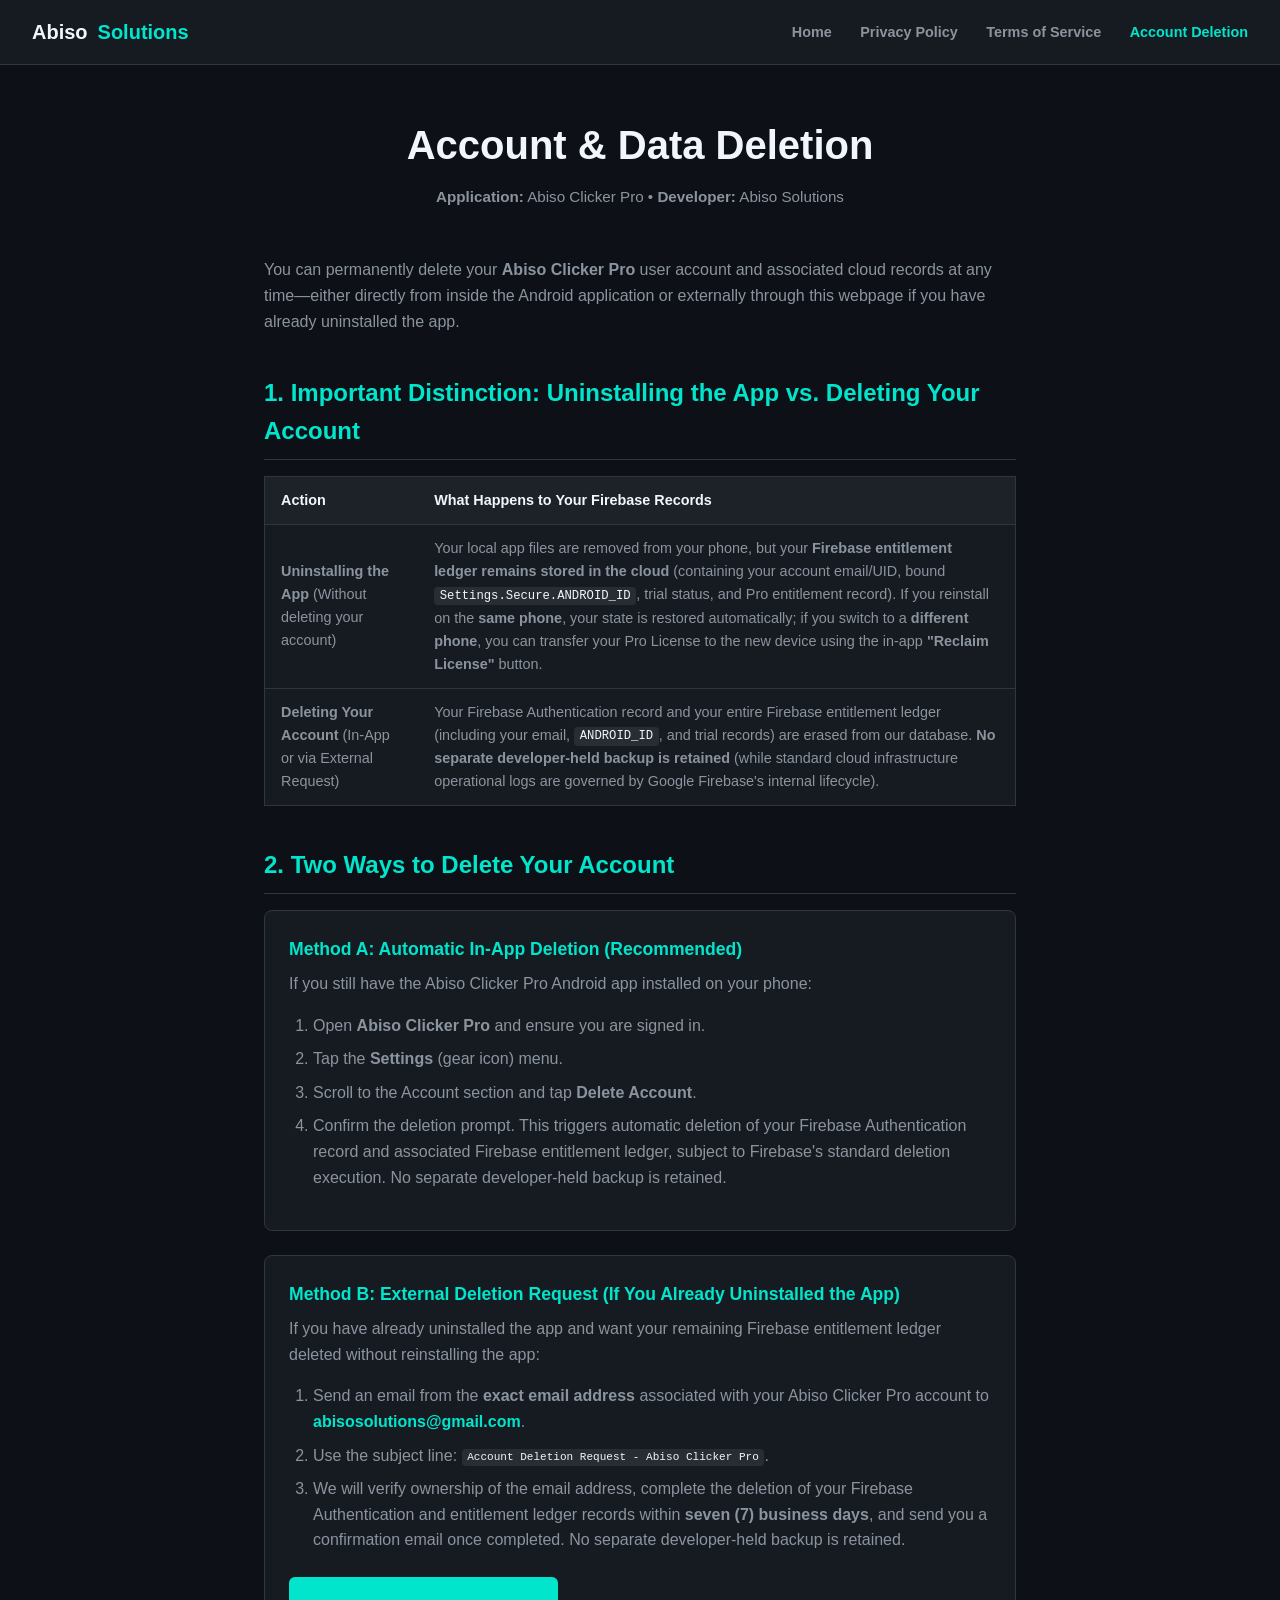
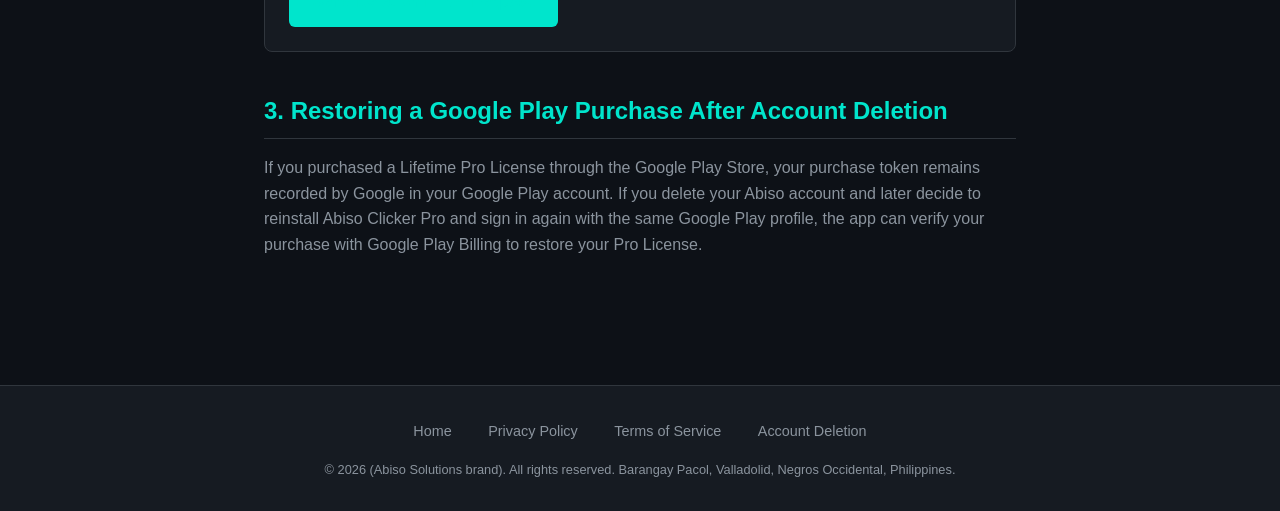
<file: account-deletion.html>
<!DOCTYPE html>
<html lang="en">
<head>
    <meta charset="UTF-8">
    <meta name="viewport" content="width=device-width, initial-scale=1.0">
    <title>Account &amp; Data Deletion - Abiso Clicker Pro</title>
    <meta name="description" content="Request account and personal data deletion for Abiso Clicker Pro, developed by Abiso Solutions brand.">
    <style>
        :root {
            --bg-color: #0D1117;
            --surface-color: #161B22;
            --text-primary: #F0F6FC;
            --text-secondary: #8B949E;
            --accent-teal: #00E5CC;
            --accent-gold: #FFD600;
            --danger-red: #F85149;
            --border-color: #30363D;
            --font-family: -apple-system, BlinkMacSystemFont, "Segoe UI", Roboto, Helvetica, Arial, sans-serif;
        }
        * { box-sizing: border-box; margin: 0; padding: 0; }
        body { background-color: var(--bg-color); color: var(--text-primary); font-family: var(--font-family); line-height: 1.6; -webkit-font-smoothing: antialiased; }
        header { background-color: var(--surface-color); border-bottom: 1px solid var(--border-color); padding: 1rem 2rem; position: sticky; top: 0; z-index: 100; display: flex; justify-content: space-between; align-items: center; }
        .brand { font-size: 1.25rem; font-weight: 800; color: var(--text-primary); text-decoration: none; display: flex; align-items: center; gap: 10px; }
        .brand span { color: var(--accent-teal); }
        nav a { color: var(--text-secondary); text-decoration: none; font-weight: 600; font-size: 0.9rem; margin-left: 1.5rem; transition: color 0.2s; }
        nav a:hover { color: var(--accent-teal); }
        main { max-width: 800px; margin: 0 auto; padding: 3rem 1.5rem; }
        .legal-header { margin-bottom: 3rem; text-align: center; }
        .legal-header h1 { font-size: 2.5rem; margin-bottom: 0.5rem; color: var(--text-primary); }
        .legal-header p { color: var(--text-secondary); font-size: 0.95rem; }
        .legal-content h2 { font-size: 1.5rem; color: var(--accent-teal); margin-top: 2.5rem; margin-bottom: 1rem; padding-bottom: 0.5rem; border-bottom: 1px solid var(--border-color); }
        .legal-content h3 { font-size: 1.1rem; color: var(--text-primary); margin-top: 1.5rem; margin-bottom: 0.5rem; }
        .legal-content p { margin-bottom: 1rem; color: var(--text-secondary); }
        .legal-content ul, .legal-content ol { margin-bottom: 1rem; padding-left: 1.5rem; color: var(--text-secondary); }
        .legal-content li { margin-bottom: 0.5rem; }
        .legal-content a { color: var(--accent-teal); text-decoration: none; }
        .legal-content a:hover { text-decoration: underline; }
        .card { background-color: var(--surface-color); border: 1px solid var(--border-color); border-radius: 8px; padding: 1.5rem; margin-bottom: 1.5rem; }
        .card h3 { margin-top: 0; color: var(--accent-teal); }
        .btn-request { display: inline-block; background-color: var(--accent-teal); color: #0D1117; font-weight: 700; padding: 0.75rem 1.5rem; border-radius: 6px; text-decoration: none !important; margin-top: 0.5rem; transition: opacity 0.2s; }
        .btn-request:hover { opacity: 0.9; }
        .table-wrap { overflow-x: auto; margin-bottom: 1.5rem; }
        table { width: 100%; border-collapse: collapse; background-color: var(--surface-color); border: 1px solid var(--border-color); font-size: 0.9rem; }
        th, td { padding: 0.75rem 1rem; text-align: left; border-bottom: 1px solid var(--border-color); color: var(--text-secondary); }
        th { color: var(--text-primary); background-color: rgba(255, 255, 255, 0.03); font-weight: 700; }
        code { background-color: rgba(255, 255, 255, 0.08); padding: 0.15rem 0.35rem; border-radius: 4px; color: var(--text-primary); font-size: 0.85em; }
        footer { background-color: var(--surface-color); border-top: 1px solid var(--border-color); padding: 2rem; text-align: center; margin-top: 4rem; }
        .footer-links { margin-bottom: 1rem; }
        .footer-links a { color: var(--text-secondary); text-decoration: none; margin: 0 1rem; font-size: 0.9rem; }
        .footer-links a:hover { color: var(--accent-teal); }
        .copyright { color: var(--text-secondary); font-size: 0.8rem; }
        @media (max-width: 600px) { .legal-header h1 { font-size: 2rem; } header { flex-direction: column; gap: 1rem; } nav a { margin: 0 0.5rem; font-size: 0.85rem; } }
    </style>
</head>
<body>

    <header>
        <a href="index.html" class="brand">Abiso <span>Solutions</span></a>
        <nav>
            <a href="index.html">Home</a>
            <a href="privacy.html">Privacy Policy</a>
            <a href="terms.html">Terms of Service</a>
            <a href="account-deletion.html" style="color: var(--accent-teal);">Account Deletion</a>
        </nav>
    </header>

    <main>
        <div class="legal-header">
            <h1>Account &amp; Data Deletion</h1>
            <p><strong>Application:</strong> Abiso Clicker Pro &bull; <strong>Developer:</strong> Abiso Solutions</p>
        </div>

        <div class="legal-content">
            <p>You can permanently delete your <strong>Abiso Clicker Pro</strong> user account and associated cloud records at any time—either directly from inside the Android application or externally through this webpage if you have already uninstalled the app.</p>

            <h2>1. Important Distinction: Uninstalling the App vs. Deleting Your Account</h2>
            <div class="table-wrap">
                <table>
                    <thead>
                        <tr>
                            <th>Action</th>
                            <th>What Happens to Your Firebase Records</th>
                        </tr>
                    </thead>
                    <tbody>
                        <tr>
                            <td><strong>Uninstalling the App</strong> (Without deleting your account)</td>
                            <td>Your local app files are removed from your phone, but your <strong>Firebase entitlement ledger remains stored in the cloud</strong> (containing your account email/UID, bound <code>Settings.Secure.ANDROID_ID</code>, trial status, and Pro entitlement record). If you reinstall on the <strong>same phone</strong>, your state is restored automatically; if you switch to a <strong>different phone</strong>, you can transfer your Pro License to the new device using the in-app <strong>"Reclaim License"</strong> button.</td>
                        </tr>
                        <tr>
                            <td><strong>Deleting Your Account</strong> (In-App or via External Request)</td>
                            <td>Your Firebase Authentication record and your entire Firebase entitlement ledger (including your email, <code>ANDROID_ID</code>, and trial records) are erased from our database. <strong>No separate developer-held backup is retained</strong> (while standard cloud infrastructure operational logs are governed by Google Firebase's internal lifecycle).</td>
                        </tr>
                    </tbody>
                </table>
            </div>

            <h2>2. Two Ways to Delete Your Account</h2>

            <div class="card">
                <h3>Method A: Automatic In-App Deletion (Recommended)</h3>
                <p>If you still have the Abiso Clicker Pro Android app installed on your phone:</p>
                <ol>
                    <li>Open <strong>Abiso Clicker Pro</strong> and ensure you are signed in.</li>
                    <li>Tap the <strong>Settings</strong> (gear icon) menu.</li>
                    <li>Scroll to the Account section and tap <strong>Delete Account</strong>.</li>
                    <li>Confirm the deletion prompt. This triggers automatic deletion of your Firebase Authentication record and associated Firebase entitlement ledger, subject to Firebase's standard deletion execution. No separate developer-held backup is retained.</li>
                </ol>
            </div>

            <div class="card">
                <h3>Method B: External Deletion Request (If You Already Uninstalled the App)</h3>
                <p>If you have already uninstalled the app and want your remaining Firebase entitlement ledger deleted without reinstalling the app:</p>
                <ol>
                    <li>Send an email from the <strong>exact email address</strong> associated with your Abiso Clicker Pro account to <strong><a href="mailto:abisosolutions@gmail.com?subject=Account%20Deletion%20Request%20-%20Abiso%20Clicker%20Pro&body=Please%20permanently%20delete%20my%20Abiso%20Clicker%20Pro%20account%20and%20associated%20Firebase%20entitlement%20ledger.%0A%0AAccount%20Email%3A%20">abisosolutions@gmail.com</a></strong>.</li>
                    <li>Use the subject line: <code>Account Deletion Request - Abiso Clicker Pro</code>.</li>
                    <li>We will verify ownership of the email address, complete the deletion of your Firebase Authentication and entitlement ledger records within <strong>seven (7) business days</strong>, and send you a confirmation email once completed. No separate developer-held backup is retained.</li>
                </ol>
                <a class="btn-request" href="mailto:abisosolutions@gmail.com?subject=Account%20Deletion%20Request%20-%20Abiso%20Clicker%20Pro&body=Please%20permanently%20delete%20my%20Abiso%20Clicker%20Pro%20account%20and%20associated%20Firebase%20entitlement%20ledger.%0A%0AAccount%20Email%3A%20">Send Deletion Email Request</a>
            </div>

            <h2>3. Restoring a Google Play Purchase After Account Deletion</h2>
            <p>If you purchased a Lifetime Pro License through the Google Play Store, your purchase token remains recorded by Google in your Google Play account. If you delete your Abiso account and later decide to reinstall Abiso Clicker Pro and sign in again with the same Google Play profile, the app can verify your purchase with Google Play Billing to restore your Pro License.</p>
        </div>
    </main>

    <footer>
        <div class="footer-links">
            <a href="index.html">Home</a>
            <a href="privacy.html">Privacy Policy</a>
            <a href="terms.html">Terms of Service</a>
            <a href="account-deletion.html">Account Deletion</a>
        </div>
        <div class="copyright">
            &copy; 2026 (Abiso Solutions brand). All rights reserved. Barangay Pacol, Valladolid, Negros Occidental, Philippines.
        </div>
    </footer>

</body>
</html>
</file>
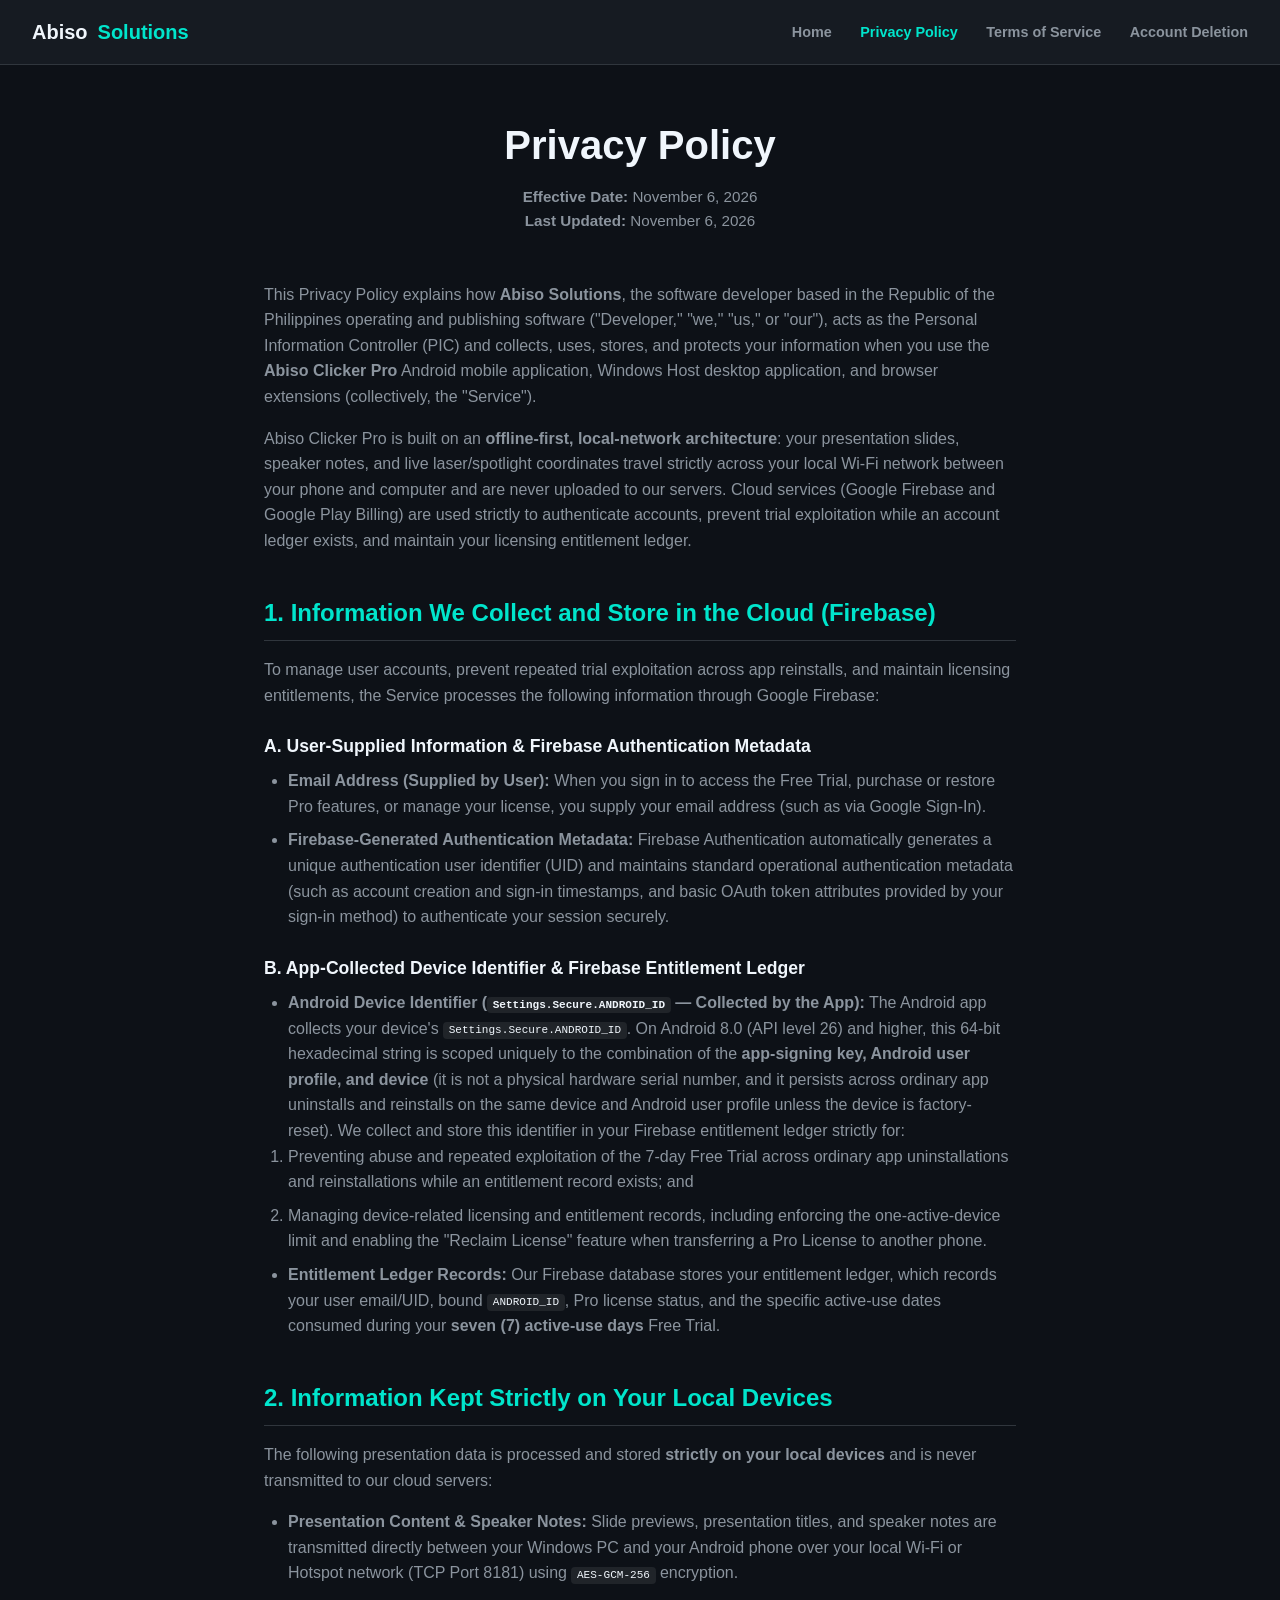
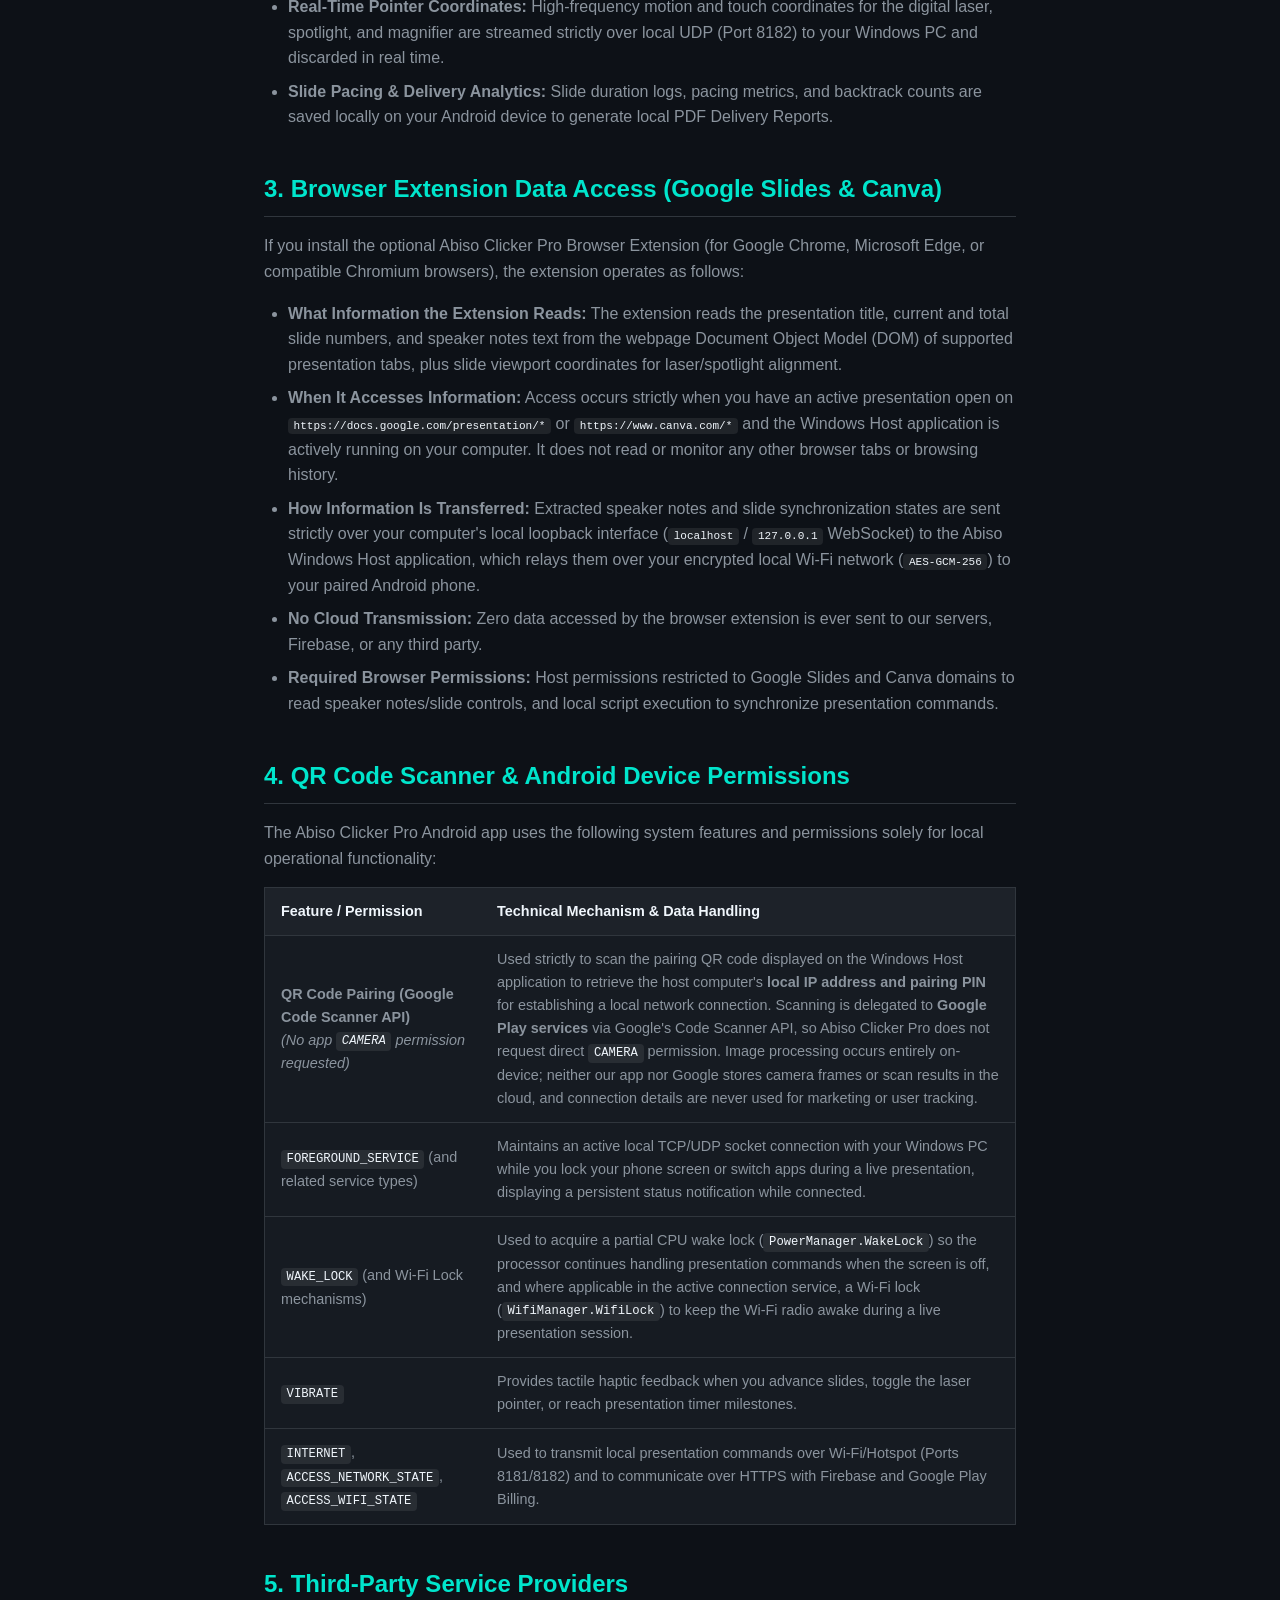
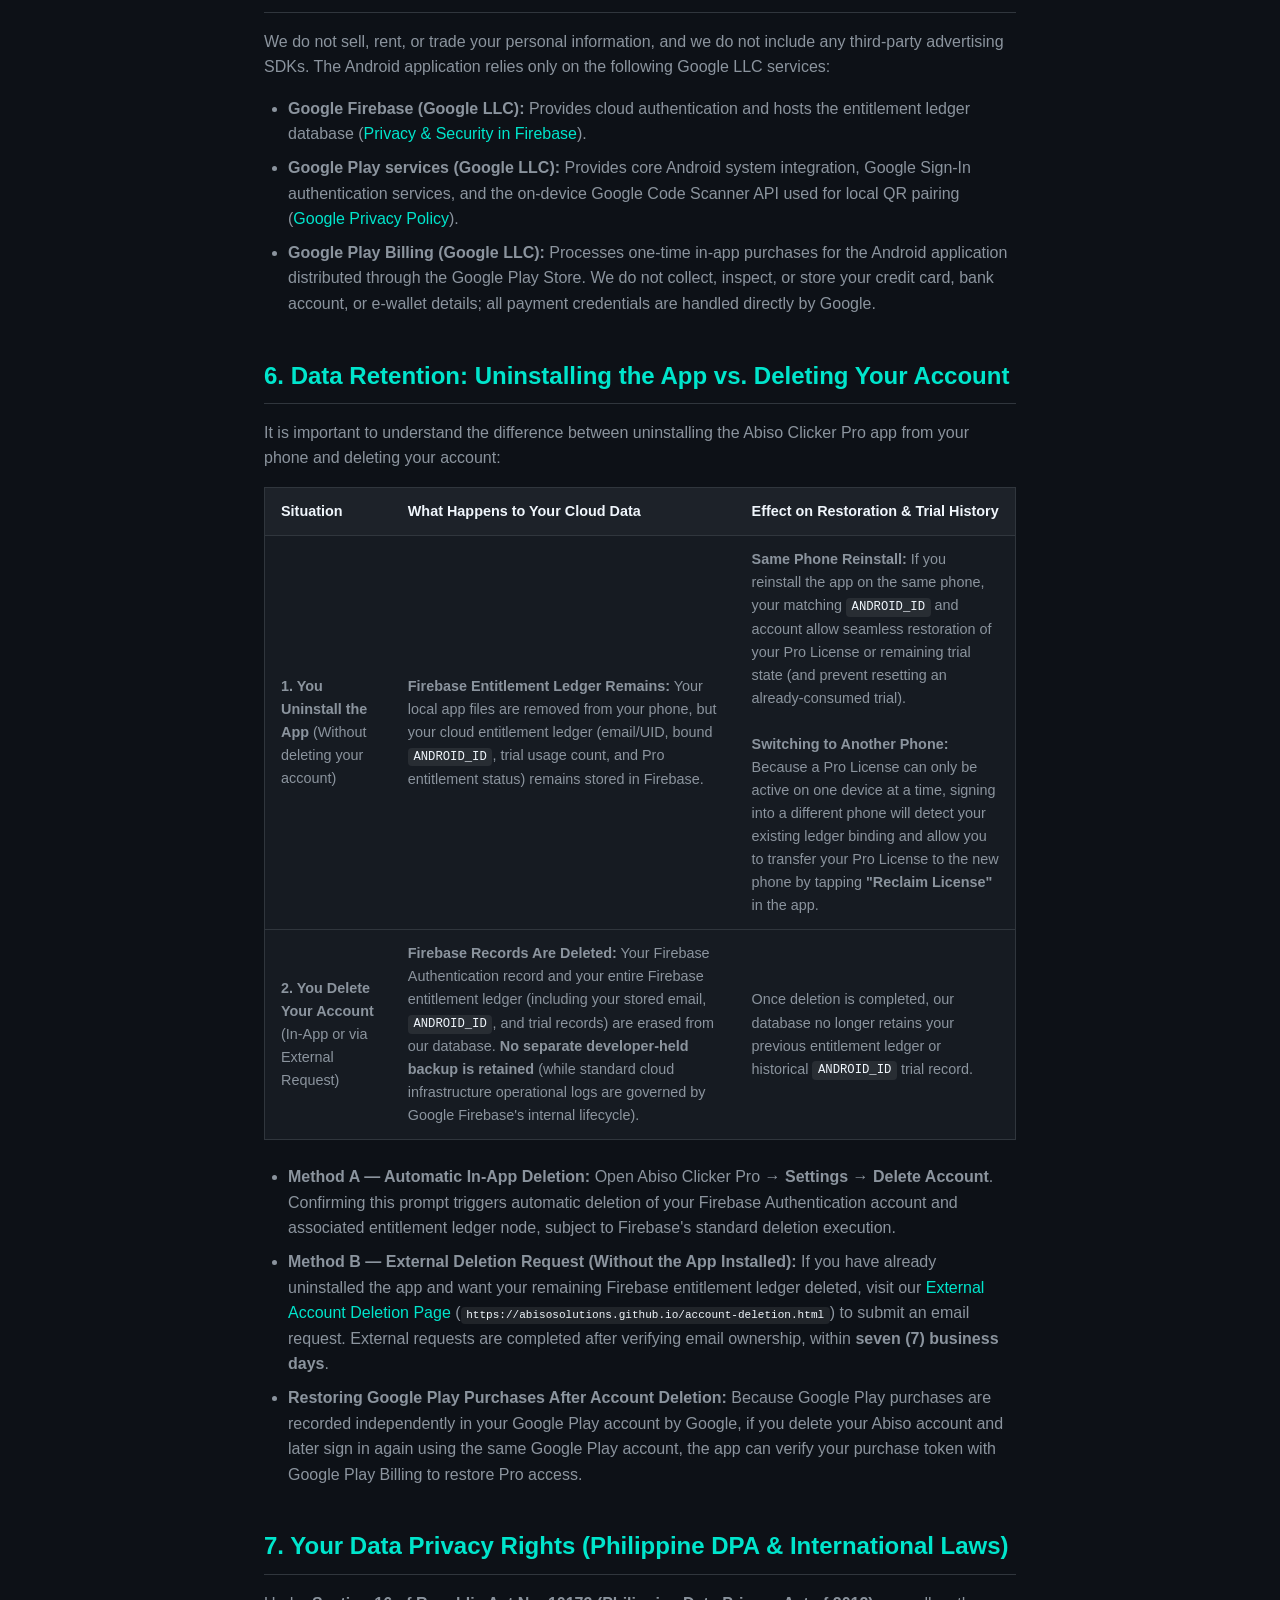
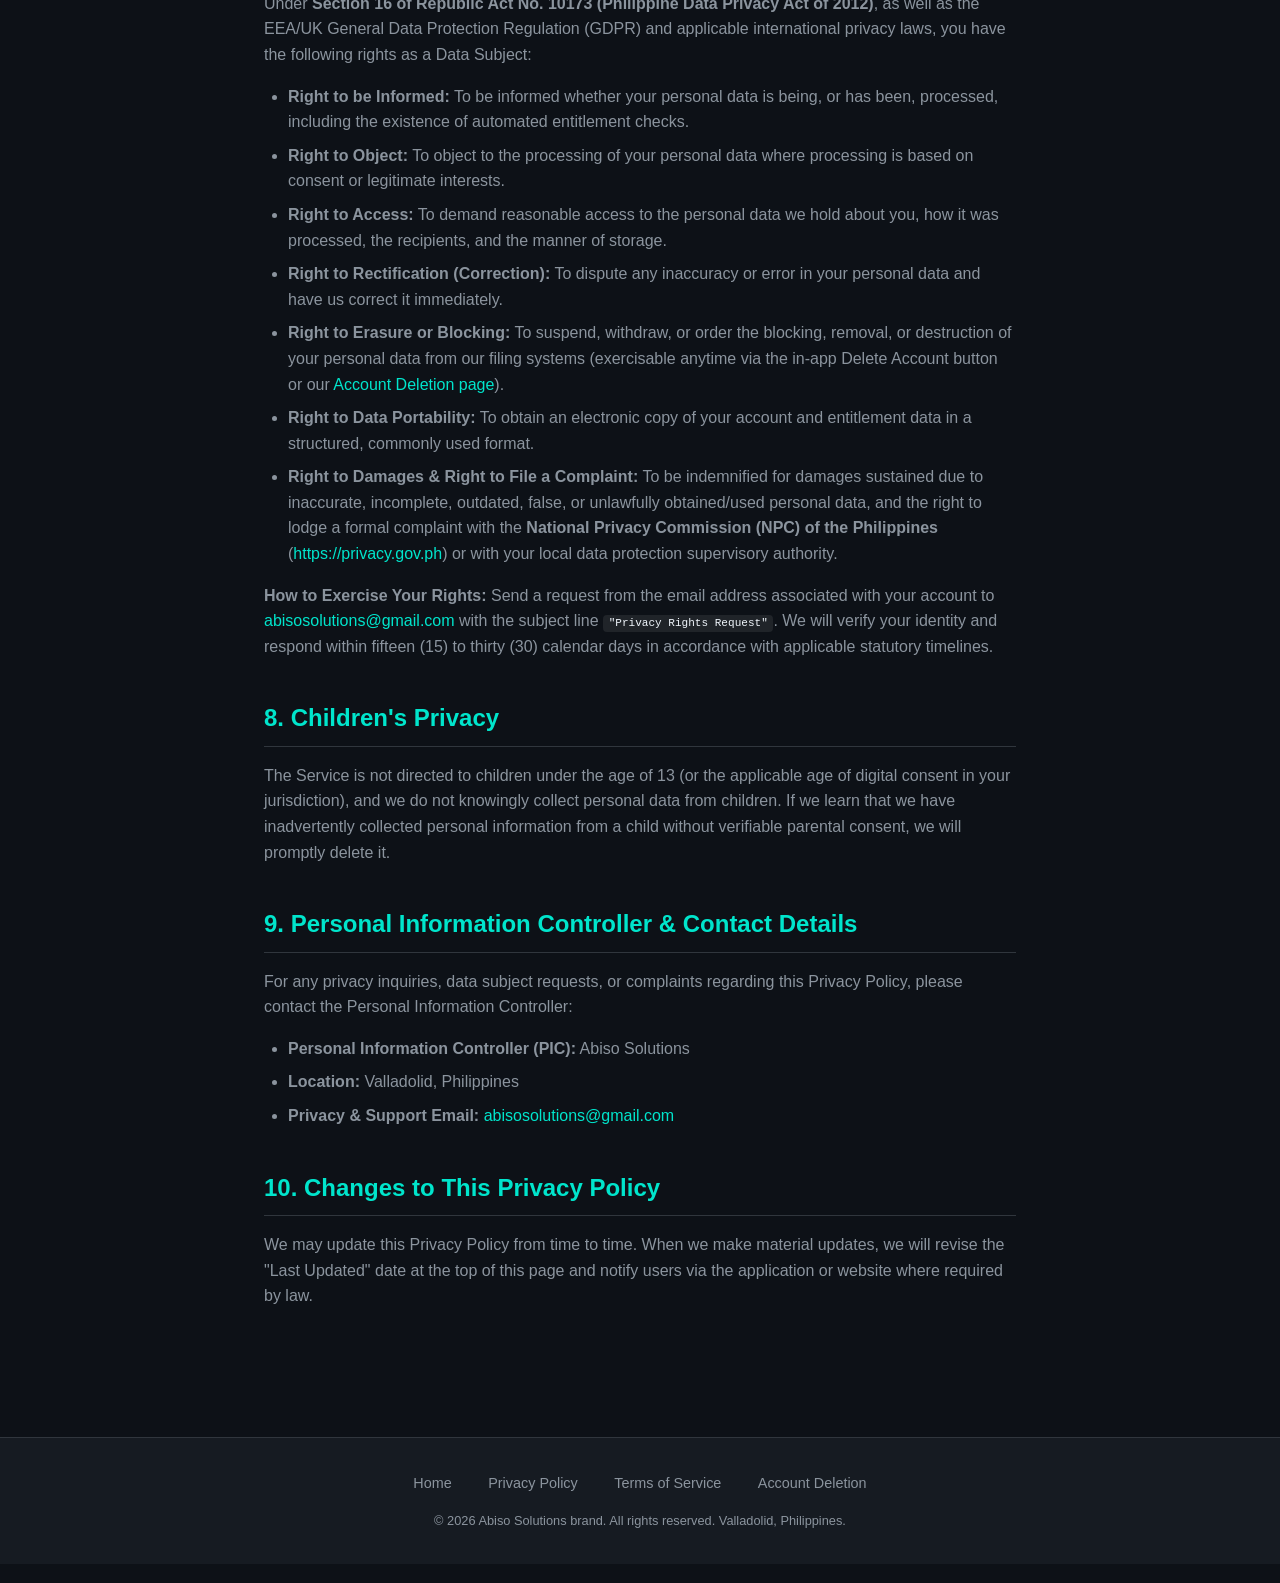
<file: privacy.html>
<!DOCTYPE html>
<html lang="en">
<head>
    <meta charset="UTF-8">
    <meta name="viewport" content="width=device-width, initial-scale=1.0">
    <title>Privacy Policy - Abiso Clicker Pro</title>
    <meta name="description" content="Privacy Policy for Abiso Clicker Pro, developed by Abiso Solutions.">
    <style>
        :root {
            --bg-color: #0D1117;
            --surface-color: #161B22;
            --text-primary: #F0F6FC;
            --text-secondary: #8B949E;
            --accent-teal: #00E5CC;
            --accent-gold: #FFD600;
            --border-color: #30363D;
            --font-family: -apple-system, BlinkMacSystemFont, "Segoe UI", Roboto, Helvetica, Arial, sans-serif;
        }
        * { box-sizing: border-box; margin: 0; padding: 0; }
        body { background-color: var(--bg-color); color: var(--text-primary); font-family: var(--font-family); line-height: 1.6; -webkit-font-smoothing: antialiased; }
        header { background-color: var(--surface-color); border-bottom: 1px solid var(--border-color); padding: 1rem 2rem; position: sticky; top: 0; z-index: 100; display: flex; justify-content: space-between; align-items: center; }
        .brand { font-size: 1.25rem; font-weight: 800; color: var(--text-primary); text-decoration: none; display: flex; align-items: center; gap: 10px; }
        .brand span { color: var(--accent-teal); }
        nav a { color: var(--text-secondary); text-decoration: none; font-weight: 600; font-size: 0.9rem; margin-left: 1.5rem; transition: color 0.2s; }
        nav a:hover { color: var(--accent-teal); }
        main { max-width: 800px; margin: 0 auto; padding: 3rem 1.5rem; }
        .legal-header { margin-bottom: 3rem; text-align: center; }
        .legal-header h1 { font-size: 2.5rem; margin-bottom: 0.5rem; color: var(--text-primary); }
        .legal-header p { color: var(--text-secondary); font-size: 0.95rem; }
        .legal-content h2 { font-size: 1.5rem; color: var(--accent-teal); margin-top: 2.5rem; margin-bottom: 1rem; padding-bottom: 0.5rem; border-bottom: 1px solid var(--border-color); }
        .legal-content h3 { font-size: 1.1rem; color: var(--text-primary); margin-top: 1.5rem; margin-bottom: 0.5rem; }
        .legal-content p { margin-bottom: 1rem; color: var(--text-secondary); }
        .legal-content ul { margin-bottom: 1rem; padding-left: 1.5rem; color: var(--text-secondary); }
        .legal-content li { margin-bottom: 0.5rem; }
        .legal-content a { color: var(--accent-teal); text-decoration: none; }
        .legal-content a:hover { text-decoration: underline; }
        .table-wrap { overflow-x: auto; margin-bottom: 1.5rem; }
        table { width: 100%; border-collapse: collapse; background-color: var(--surface-color); border: 1px solid var(--border-color); font-size: 0.9rem; }
        th, td { padding: 0.75rem 1rem; text-align: left; border-bottom: 1px solid var(--border-color); color: var(--text-secondary); }
        th { color: var(--text-primary); background-color: rgba(255, 255, 255, 0.03); font-weight: 700; }
        code { background-color: rgba(255, 255, 255, 0.08); padding: 0.15rem 0.35rem; border-radius: 4px; color: var(--text-primary); font-size: 0.85em; }
        footer { background-color: var(--surface-color); border-top: 1px solid var(--border-color); padding: 2rem; text-align: center; margin-top: 4rem; }
        .footer-links { margin-bottom: 1rem; }
        .footer-links a { color: var(--text-secondary); text-decoration: none; margin: 0 1rem; font-size: 0.9rem; }
        .footer-links a:hover { color: var(--accent-teal); }
        .copyright { color: var(--text-secondary); font-size: 0.8rem; }
        @media (max-width: 600px) { .legal-header h1 { font-size: 2rem; } header { flex-direction: column; gap: 1rem; } nav a { margin: 0 0.5rem; font-size: 0.85rem; } }
    </style>
</head>
<body>

    <header>
        <a href="index.html" class="brand">Abiso <span>Solutions</span></a>
        <nav>
            <a href="index.html">Home</a>
            <a href="privacy.html" style="color: var(--accent-teal);">Privacy Policy</a>
            <a href="terms.html">Terms of Service</a>
            <a href="account-deletion.html">Account Deletion</a>
        </nav>
    </header>

    <main>
        <div class="legal-header">
            <h1>Privacy Policy</h1>
            <p><strong>Effective Date:</strong> November 6, 2026</p>
            <p><strong>Last Updated:</strong> November 6, 2026</p>
        </div>

        <div class="legal-content">
            <p>This Privacy Policy explains how <strong>Abiso Solutions</strong>, the software developer based in the Republic of the Philippines operating and publishing software ("Developer," "we," "us," or "our"), acts as the Personal Information Controller (PIC) and collects, uses, stores, and protects your information when you use the <strong>Abiso Clicker Pro</strong> Android mobile application, Windows Host desktop application, and browser extensions (collectively, the "Service").</p>

            <p>Abiso Clicker Pro is built on an <strong>offline-first, local-network architecture</strong>: your presentation slides, speaker notes, and live laser/spotlight coordinates travel strictly across your local Wi-Fi network between your phone and computer and are never uploaded to our servers. Cloud services (Google Firebase and Google Play Billing) are used strictly to authenticate accounts, prevent trial exploitation while an account ledger exists, and maintain your licensing entitlement ledger.</p>

            <h2>1. Information We Collect and Store in the Cloud (Firebase)</h2>
            <p>To manage user accounts, prevent repeated trial exploitation across app reinstalls, and maintain licensing entitlements, the Service processes the following information through Google Firebase:</p>

            <h3>A. User-Supplied Information &amp; Firebase Authentication Metadata</h3>
            <ul>
                <li><strong>Email Address (Supplied by User):</strong> When you sign in to access the Free Trial, purchase or restore Pro features, or manage your license, you supply your email address (such as via Google Sign-In).</li>
                <li><strong>Firebase-Generated Authentication Metadata:</strong> Firebase Authentication automatically generates a unique authentication user identifier (UID) and maintains standard operational authentication metadata (such as account creation and sign-in timestamps, and basic OAuth token attributes provided by your sign-in method) to authenticate your session securely.</li>
            </ul>

            <h3>B. App-Collected Device Identifier &amp; Firebase Entitlement Ledger</h3>
            <ul>
                <li><strong>Android Device Identifier (<code>Settings.Secure.ANDROID_ID</code> — Collected by the App):</strong> The Android app collects your device's <code>Settings.Secure.ANDROID_ID</code>. On Android 8.0 (API level 26) and higher, this 64-bit hexadecimal string is scoped uniquely to the combination of the <strong>app-signing key, Android user profile, and device</strong> (it is not a physical hardware serial number, and it persists across ordinary app uninstalls and reinstalls on the same device and Android user profile unless the device is factory-reset). We collect and store this identifier in your Firebase entitlement ledger strictly for:
                    <ol>
                        <li>Preventing abuse and repeated exploitation of the 7-day Free Trial across ordinary app uninstallations and reinstallations while an entitlement record exists; and</li>
                        <li>Managing device-related licensing and entitlement records, including enforcing the one-active-device limit and enabling the "Reclaim License" feature when transferring a Pro License to another phone.</li>
                    </ol>
                </li>
                <li><strong>Entitlement Ledger Records:</strong> Our Firebase database stores your entitlement ledger, which records your user email/UID, bound <code>ANDROID_ID</code>, Pro license status, and the specific active-use dates consumed during your <strong>seven (7) active-use days</strong> Free Trial.</li>
            </ul>

            <h2>2. Information Kept Strictly on Your Local Devices</h2>
            <p>The following presentation data is processed and stored <strong>strictly on your local devices</strong> and is never transmitted to our cloud servers:</p>
            <ul>
                <li><strong>Presentation Content &amp; Speaker Notes:</strong> Slide previews, presentation titles, and speaker notes are transmitted directly between your Windows PC and your Android phone over your local Wi-Fi or Hotspot network (TCP Port 8181) using <code>AES-GCM-256</code> encryption.</li>
                <li><strong>Real-Time Pointer Coordinates:</strong> High-frequency motion and touch coordinates for the digital laser, spotlight, and magnifier are streamed strictly over local UDP (Port 8182) to your Windows PC and discarded in real time.</li>
                <li><strong>Slide Pacing &amp; Delivery Analytics:</strong> Slide duration logs, pacing metrics, and backtrack counts are saved locally on your Android device to generate local PDF Delivery Reports.</li>
            </ul>

            <h2>3. Browser Extension Data Access (Google Slides &amp; Canva)</h2>
            <p>If you install the optional Abiso Clicker Pro Browser Extension (for Google Chrome, Microsoft Edge, or compatible Chromium browsers), the extension operates as follows:</p>
            <ul>
                <li><strong>What Information the Extension Reads:</strong> The extension reads the presentation title, current and total slide numbers, and speaker notes text from the webpage Document Object Model (DOM) of supported presentation tabs, plus slide viewport coordinates for laser/spotlight alignment.</li>
                <li><strong>When It Accesses Information:</strong> Access occurs strictly when you have an active presentation open on <code>https://docs.google.com/presentation/*</code> or <code>https://www.canva.com/*</code> and the Windows Host application is actively running on your computer. It does not read or monitor any other browser tabs or browsing history.</li>
                <li><strong>How Information Is Transferred:</strong> Extracted speaker notes and slide synchronization states are sent strictly over your computer's local loopback interface (<code>localhost</code> / <code>127.0.0.1</code> WebSocket) to the Abiso Windows Host application, which relays them over your encrypted local Wi-Fi network (<code>AES-GCM-256</code>) to your paired Android phone.</li>
                <li><strong>No Cloud Transmission:</strong> Zero data accessed by the browser extension is ever sent to our servers, Firebase, or any third party.</li>
                <li><strong>Required Browser Permissions:</strong> Host permissions restricted to Google Slides and Canva domains to read speaker notes/slide controls, and local script execution to synchronize presentation commands.</li>
            </ul>

            <h2>4. QR Code Scanner &amp; Android Device Permissions</h2>
            <p>The Abiso Clicker Pro Android app uses the following system features and permissions solely for local operational functionality:</p>
            <div class="table-wrap">
                <table>
                    <thead>
                        <tr>
                            <th>Feature / Permission</th>
                            <th>Technical Mechanism &amp; Data Handling</th>
                        </tr>
                    </thead>
                    <tbody>
                        <tr>
                            <td><strong>QR Code Pairing (Google Code Scanner API)</strong><br><em>(No app <code>CAMERA</code> permission requested)</em></td>
                            <td>Used strictly to scan the pairing QR code displayed on the Windows Host application to retrieve the host computer's <strong>local IP address and pairing PIN</strong> for establishing a local network connection. Scanning is delegated to <strong>Google Play services</strong> via Google's Code Scanner API, so Abiso Clicker Pro does not request direct <code>CAMERA</code> permission. Image processing occurs entirely on-device; neither our app nor Google stores camera frames or scan results in the cloud, and connection details are never used for marketing or user tracking.</td>
                        </tr>
                        <tr>
                            <td><code>FOREGROUND_SERVICE</code> (and related service types)</td>
                            <td>Maintains an active local TCP/UDP socket connection with your Windows PC while you lock your phone screen or switch apps during a live presentation, displaying a persistent status notification while connected.</td>
                        </tr>
                        <tr>
                            <td><code>WAKE_LOCK</code> (and Wi-Fi Lock mechanisms)</td>
                            <td>Used to acquire a partial CPU wake lock (<code>PowerManager.WakeLock</code>) so the processor continues handling presentation commands when the screen is off, and where applicable in the active connection service, a Wi-Fi lock (<code>WifiManager.WifiLock</code>) to keep the Wi-Fi radio awake during a live presentation session.</td>
                        </tr>
                        <tr>
                            <td><code>VIBRATE</code></td>
                            <td>Provides tactile haptic feedback when you advance slides, toggle the laser pointer, or reach presentation timer milestones.</td>
                        </tr>
                        <tr>
                            <td><code>INTERNET</code>, <code>ACCESS_NETWORK_STATE</code>, <code>ACCESS_WIFI_STATE</code></td>
                            <td>Used to transmit local presentation commands over Wi-Fi/Hotspot (Ports 8181/8182) and to communicate over HTTPS with Firebase and Google Play Billing.</td>
                        </tr>
                    </tbody>
                </table>
            </div>

            <h2>5. Third-Party Service Providers</h2>
            <p>We do not sell, rent, or trade your personal information, and we do not include any third-party advertising SDKs. The Android application relies only on the following Google LLC services:</p>
            <ul>
                <li><strong>Google Firebase (Google LLC):</strong> Provides cloud authentication and hosts the entitlement ledger database (<a href="https://firebase.google.com/support/privacy" target="_blank" rel="noopener noreferrer">Privacy &amp; Security in Firebase</a>).</li>
                <li><strong>Google Play services (Google LLC):</strong> Provides core Android system integration, Google Sign-In authentication services, and the on-device Google Code Scanner API used for local QR pairing (<a href="https://policies.google.com/privacy" target="_blank" rel="noopener noreferrer">Google Privacy Policy</a>).</li>
                <li><strong>Google Play Billing (Google LLC):</strong> Processes one-time in-app purchases for the Android application distributed through the Google Play Store. We do not collect, inspect, or store your credit card, bank account, or e-wallet details; all payment credentials are handled directly by Google.</li>
            </ul>

            <h2>6. Data Retention: Uninstalling the App vs. Deleting Your Account</h2>
            <p>It is important to understand the difference between uninstalling the Abiso Clicker Pro app from your phone and deleting your account:</p>

            <div class="table-wrap">
                <table>
                    <thead>
                        <tr>
                            <th>Situation</th>
                            <th>What Happens to Your Cloud Data</th>
                            <th>Effect on Restoration &amp; Trial History</th>
                        </tr>
                    </thead>
                    <tbody>
                        <tr>
                            <td><strong>1. You Uninstall the App</strong> (Without deleting your account)</td>
                            <td><strong>Firebase Entitlement Ledger Remains:</strong> Your local app files are removed from your phone, but your cloud entitlement ledger (email/UID, bound <code>ANDROID_ID</code>, trial usage count, and Pro entitlement status) remains stored in Firebase.</td>
                            <td>
                                <strong>Same Phone Reinstall:</strong> If you reinstall the app on the same phone, your matching <code>ANDROID_ID</code> and account allow seamless restoration of your Pro License or remaining trial state (and prevent resetting an already-consumed trial).<br><br>
                                <strong>Switching to Another Phone:</strong> Because a Pro License can only be active on one device at a time, signing into a different phone will detect your existing ledger binding and allow you to transfer your Pro License to the new phone by tapping <strong>"Reclaim License"</strong> in the app.
                            </td>
                        </tr>
                        <tr>
                            <td><strong>2. You Delete Your Account</strong> (In-App or via External Request)</td>
                            <td><strong>Firebase Records Are Deleted:</strong> Your Firebase Authentication record and your entire Firebase entitlement ledger (including your stored email, <code>ANDROID_ID</code>, and trial records) are erased from our database. <strong>No separate developer-held backup is retained</strong> (while standard cloud infrastructure operational logs are governed by Google Firebase's internal lifecycle).</td>
                            <td>Once deletion is completed, our database no longer retains your previous entitlement ledger or historical <code>ANDROID_ID</code> trial record.</td>
                        </tr>
                    </tbody>
                </table>
            </div>

            <ul>
                <li><strong>Method A — Automatic In-App Deletion:</strong> Open Abiso Clicker Pro &rarr; <strong>Settings</strong> &rarr; <strong>Delete Account</strong>. Confirming this prompt triggers automatic deletion of your Firebase Authentication account and associated entitlement ledger node, subject to Firebase's standard deletion execution.</li>
                <li><strong>Method B — External Deletion Request (Without the App Installed):</strong> If you have already uninstalled the app and want your remaining Firebase entitlement ledger deleted, visit our <a href="account-deletion.html">External Account Deletion Page</a> (<code>https://abisosolutions.github.io/account-deletion.html</code>) to submit an email request. External requests are completed after verifying email ownership, within <strong>seven (7) business days</strong>.</li>
                <li><strong>Restoring Google Play Purchases After Account Deletion:</strong> Because Google Play purchases are recorded independently in your Google Play account by Google, if you delete your Abiso account and later sign in again using the same Google Play account, the app can verify your purchase token with Google Play Billing to restore Pro access.</li>
            </ul>

            <h2>7. Your Data Privacy Rights (Philippine DPA &amp; International Laws)</h2>
            <p>Under <strong>Section 16 of Republic Act No. 10173 (Philippine Data Privacy Act of 2012)</strong>, as well as the EEA/UK General Data Protection Regulation (GDPR) and applicable international privacy laws, you have the following rights as a Data Subject:</p>
            <ul>
                <li><strong>Right to be Informed:</strong> To be informed whether your personal data is being, or has been, processed, including the existence of automated entitlement checks.</li>
                <li><strong>Right to Object:</strong> To object to the processing of your personal data where processing is based on consent or legitimate interests.</li>
                <li><strong>Right to Access:</strong> To demand reasonable access to the personal data we hold about you, how it was processed, the recipients, and the manner of storage.</li>
                <li><strong>Right to Rectification (Correction):</strong> To dispute any inaccuracy or error in your personal data and have us correct it immediately.</li>
                <li><strong>Right to Erasure or Blocking:</strong> To suspend, withdraw, or order the blocking, removal, or destruction of your personal data from our filing systems (exercisable anytime via the in-app Delete Account button or our <a href="account-deletion.html">Account Deletion page</a>).</li>
                <li><strong>Right to Data Portability:</strong> To obtain an electronic copy of your account and entitlement data in a structured, commonly used format.</li>
                <li><strong>Right to Damages &amp; Right to File a Complaint:</strong> To be indemnified for damages sustained due to inaccurate, incomplete, outdated, false, or unlawfully obtained/used personal data, and the right to lodge a formal complaint with the <strong>National Privacy Commission (NPC) of the Philippines</strong> (<a href="https://privacy.gov.ph" target="_blank" rel="noopener noreferrer">https://privacy.gov.ph</a>) or with your local data protection supervisory authority.</li>
            </ul>
            <p><strong>How to Exercise Your Rights:</strong> Send a request from the email address associated with your account to <a href="mailto:abisosolutions@gmail.com">abisosolutions@gmail.com</a> with the subject line <code>"Privacy Rights Request"</code>. We will verify your identity and respond within fifteen (15) to thirty (30) calendar days in accordance with applicable statutory timelines.</p>

            <h2>8. Children's Privacy</h2>
            <p>The Service is not directed to children under the age of 13 (or the applicable age of digital consent in your jurisdiction), and we do not knowingly collect personal data from children. If we learn that we have inadvertently collected personal information from a child without verifiable parental consent, we will promptly delete it.</p>

            <h2>9. Personal Information Controller &amp; Contact Details</h2>
            <p>For any privacy inquiries, data subject requests, or complaints regarding this Privacy Policy, please contact the Personal Information Controller:</p>
            <ul>
                <li><strong>Personal Information Controller (PIC):</strong> Abiso Solutions </li>
                <li><strong>Location:</strong> Valladolid, Philippines</li>
                <li><strong>Privacy &amp; Support Email:</strong> <a href="mailto:abisosolutions@gmail.com">abisosolutions@gmail.com</a></li>
            </ul>

            <h2>10. Changes to This Privacy Policy</h2>
            <p>We may update this Privacy Policy from time to time. When we make material updates, we will revise the "Last Updated" date at the top of this page and notify users via the application or website where required by law.</p>
        </div>
    </main>

    <footer>
        <div class="footer-links">
            <a href="index.html">Home</a>
            <a href="privacy.html">Privacy Policy</a>
            <a href="terms.html">Terms of Service</a>
            <a href="account-deletion.html">Account Deletion</a>
        </div>
        <div class="copyright">
            &copy; 2026 Abiso Solutions brand. All rights reserved. Valladolid, Philippines.
        </div>
    </footer>

</body>
</html>
</file>
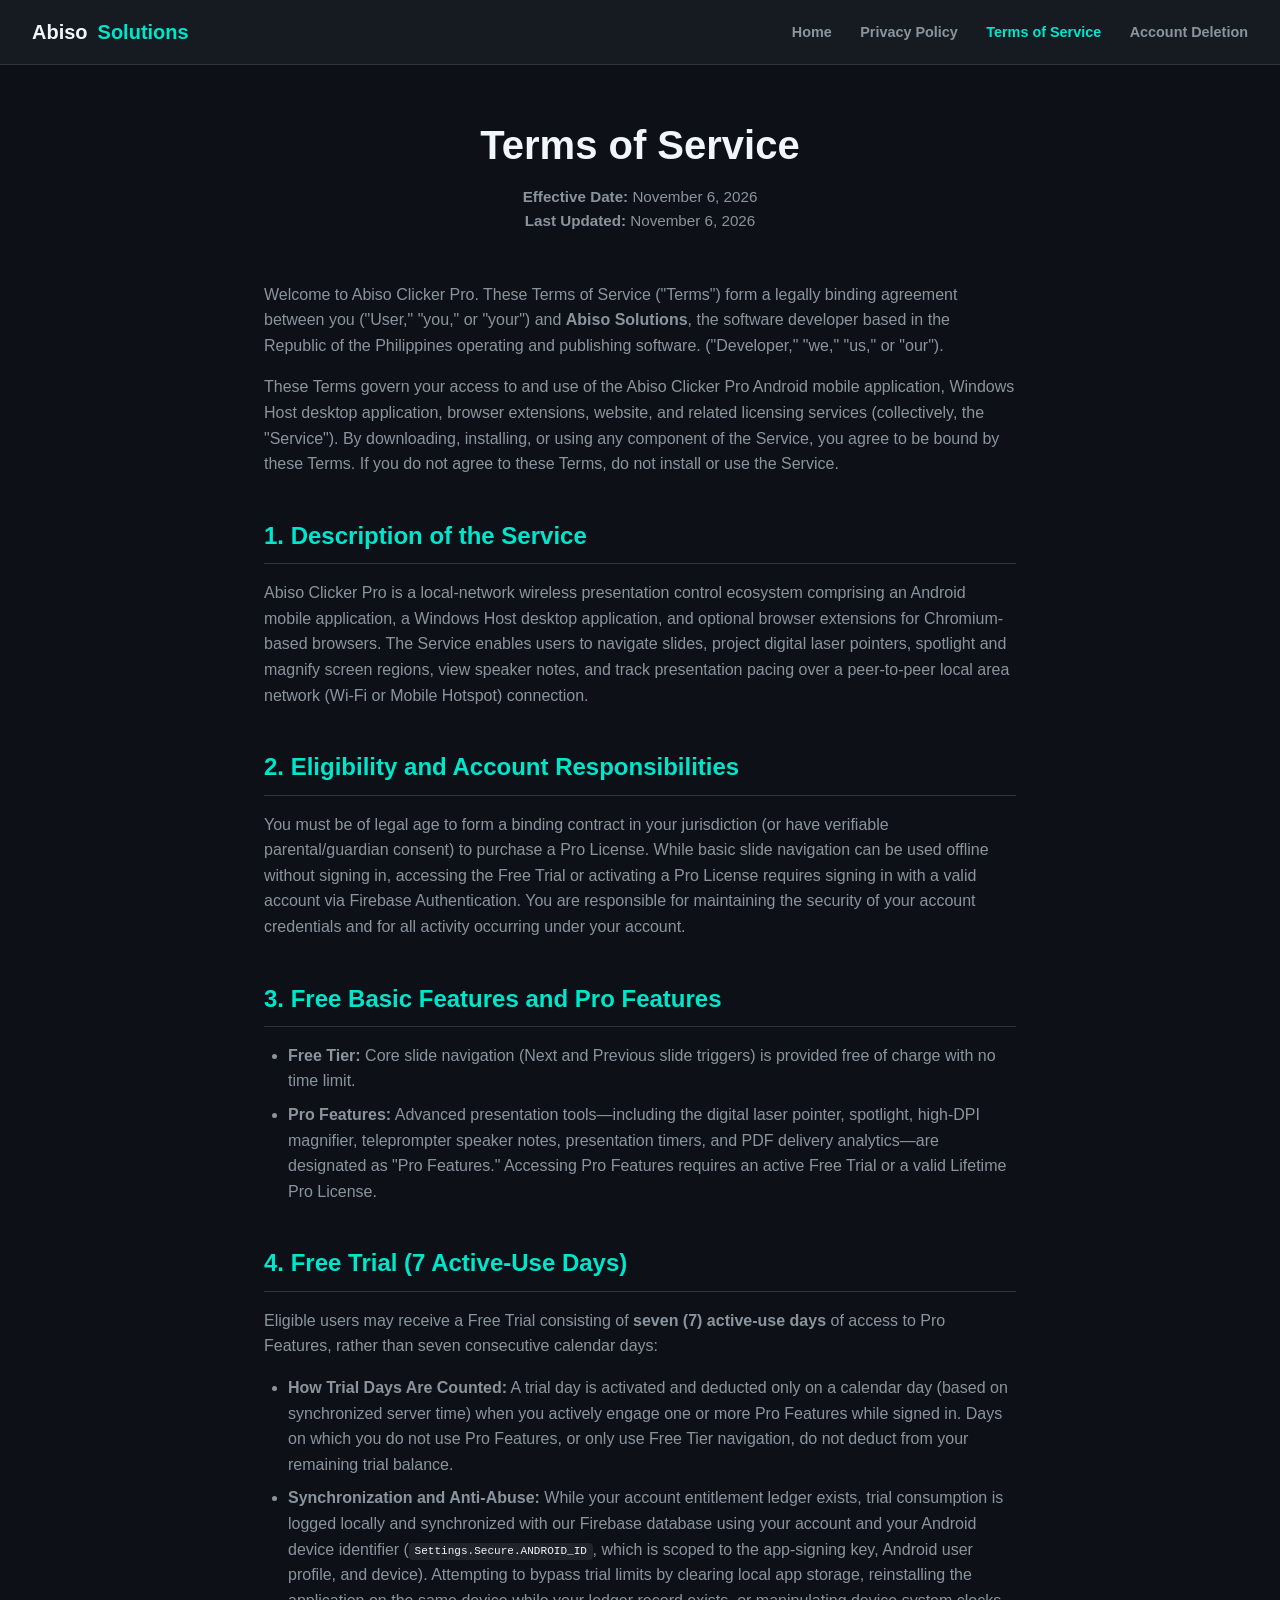
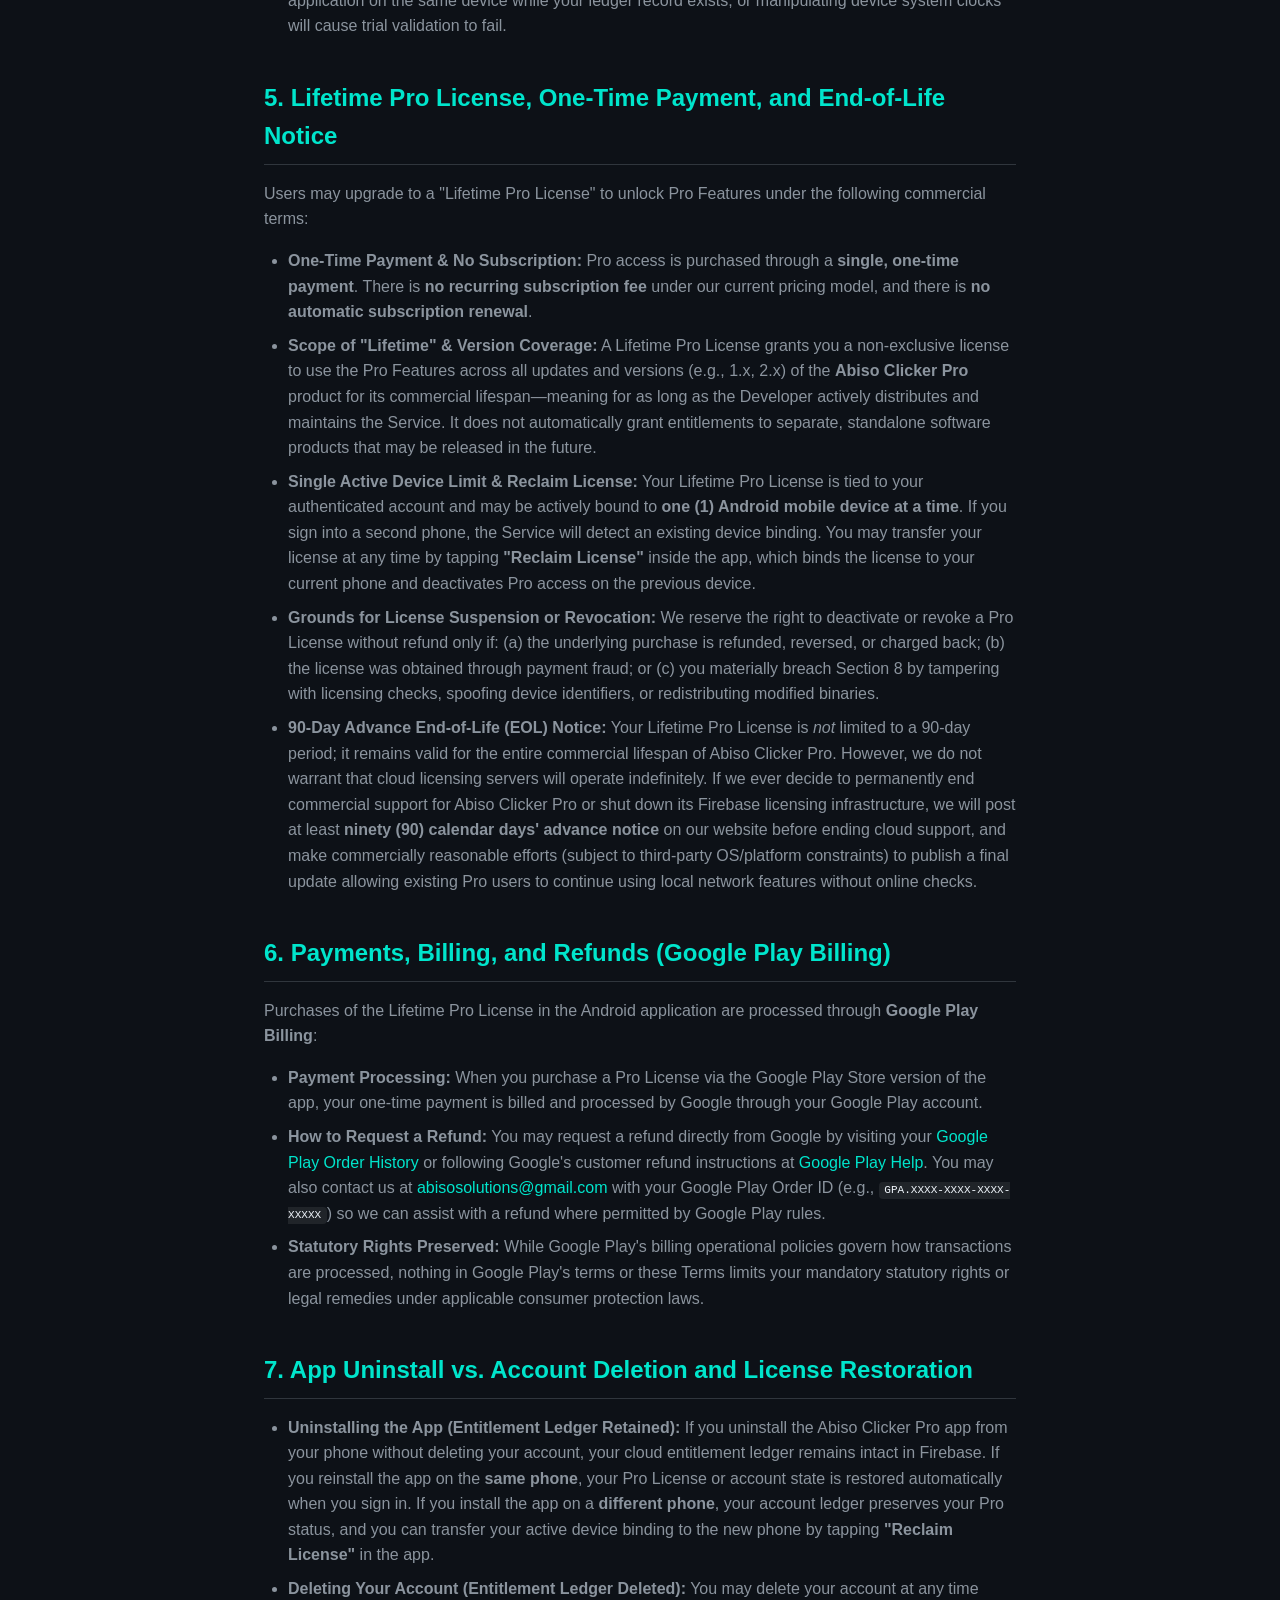
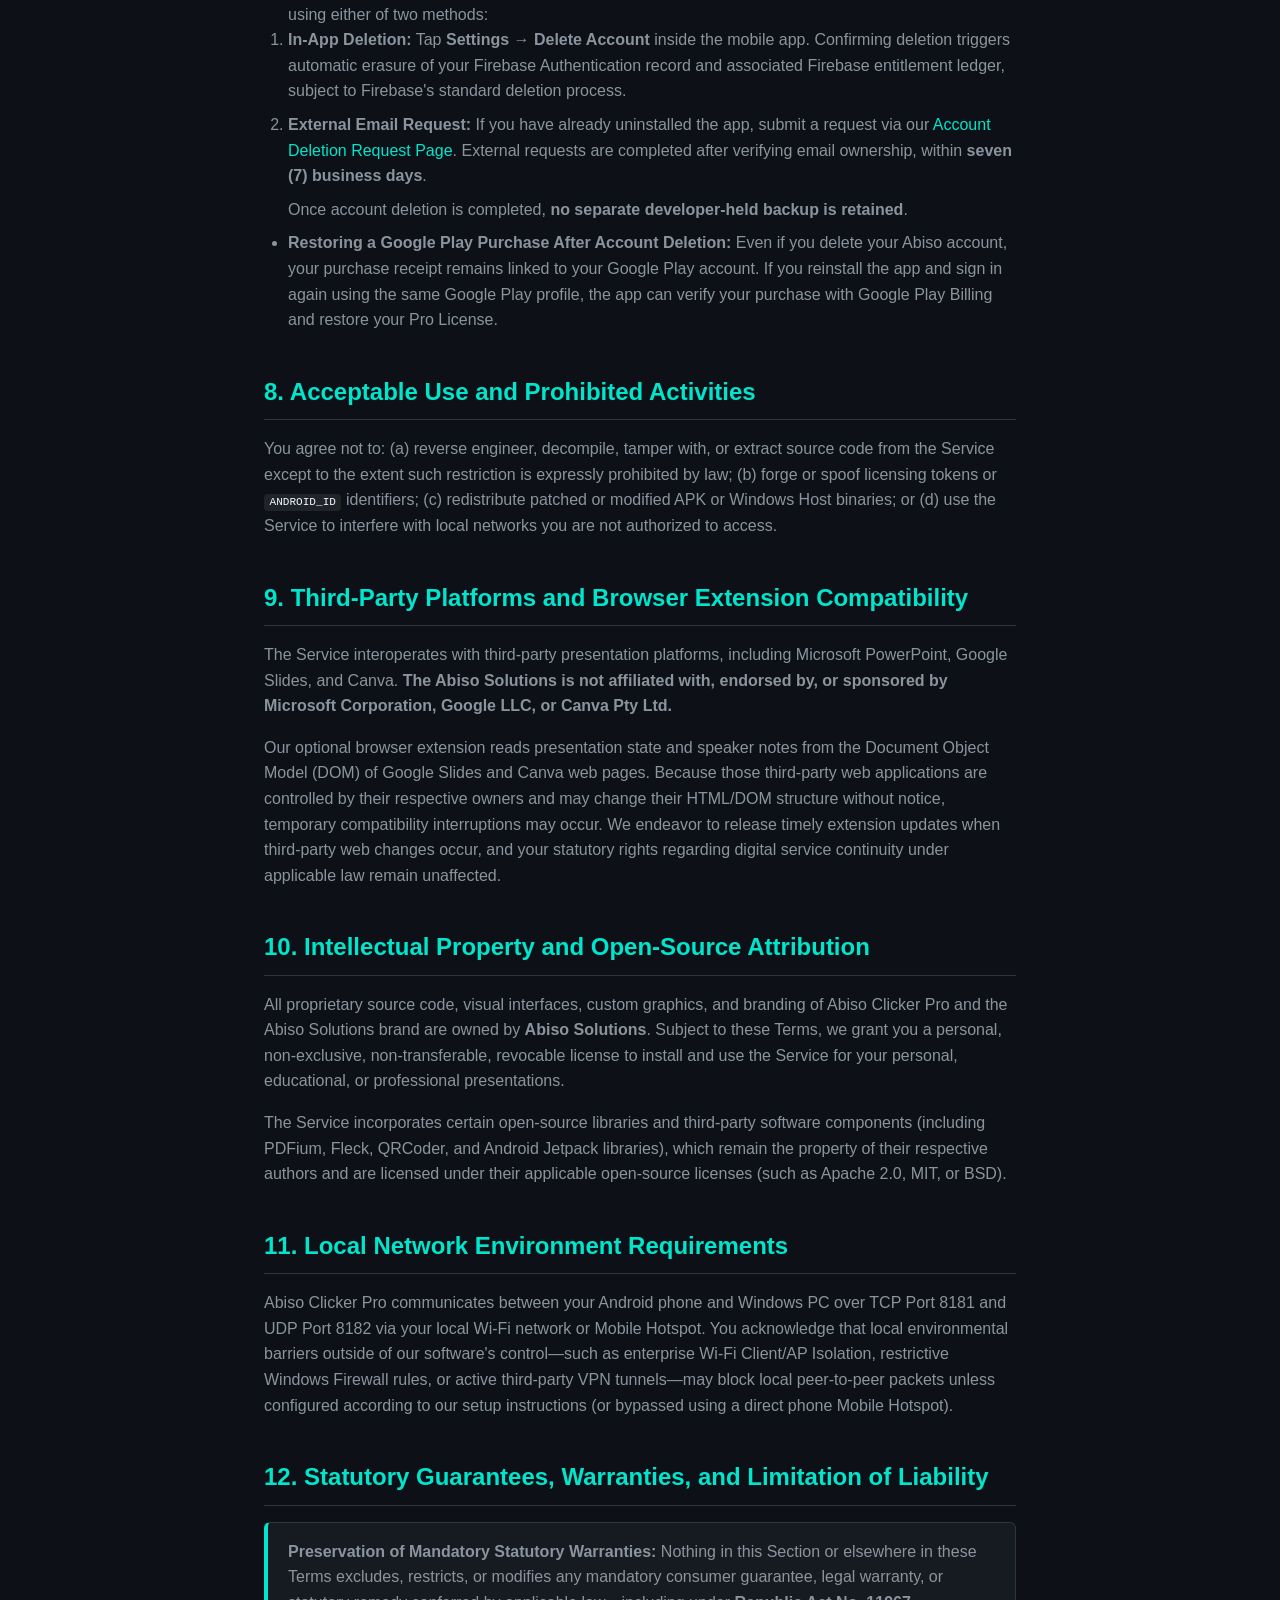
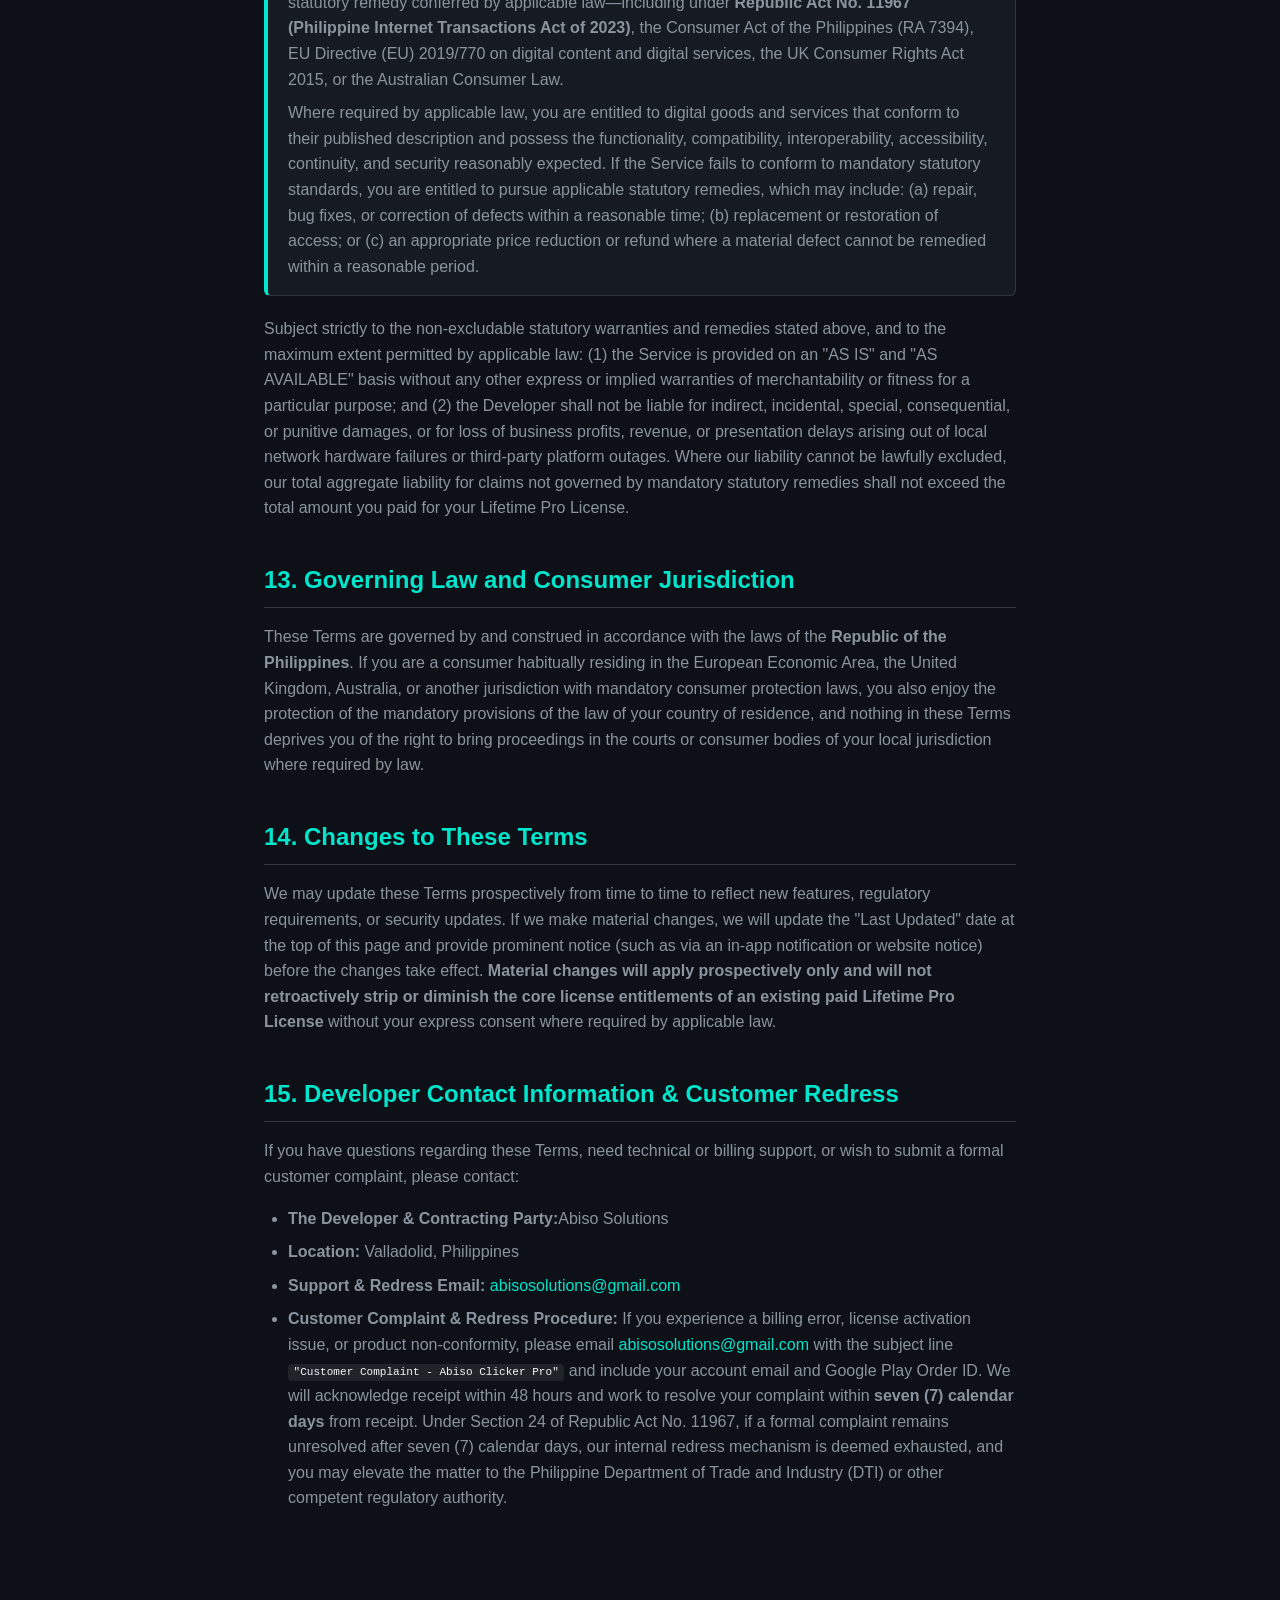
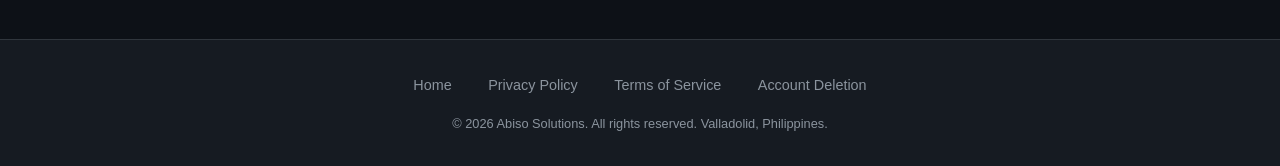
<file: terms.html>
<!DOCTYPE html>
<html lang="en">
<head>
    <meta charset="UTF-8">
    <meta name="viewport" content="width=device-width, initial-scale=1.0">
    <title>Terms of Service - Abiso Clicker Pro</title>
    <meta name="description" content="Terms of Service for Abiso Clicker Pro, developed by Abiso Solutions.">
    <style>
        :root {
            --bg-color: #0D1117;
            --surface-color: #161B22;
            --text-primary: #F0F6FC;
            --text-secondary: #8B949E;
            --accent-teal: #00E5CC;
            --accent-gold: #FFD600;
            --border-color: #30363D;
            --font-family: -apple-system, BlinkMacSystemFont, "Segoe UI", Roboto, Helvetica, Arial, sans-serif;
        }
        * { box-sizing: border-box; margin: 0; padding: 0; }
        body { background-color: var(--bg-color); color: var(--text-primary); font-family: var(--font-family); line-height: 1.6; -webkit-font-smoothing: antialiased; }
        header { background-color: var(--surface-color); border-bottom: 1px solid var(--border-color); padding: 1rem 2rem; position: sticky; top: 0; z-index: 100; display: flex; justify-content: space-between; align-items: center; }
        .brand { font-size: 1.25rem; font-weight: 800; color: var(--text-primary); text-decoration: none; display: flex; align-items: center; gap: 10px; }
        .brand span { color: var(--accent-teal); }
        nav a { color: var(--text-secondary); text-decoration: none; font-weight: 600; font-size: 0.9rem; margin-left: 1.5rem; transition: color 0.2s; }
        nav a:hover { color: var(--accent-teal); }
        main { max-width: 800px; margin: 0 auto; padding: 3rem 1.5rem; }
        .legal-header { margin-bottom: 3rem; text-align: center; }
        .legal-header h1 { font-size: 2.5rem; margin-bottom: 0.5rem; color: var(--text-primary); }
        .legal-header p { color: var(--text-secondary); font-size: 0.95rem; }
        .legal-content h2 { font-size: 1.5rem; color: var(--accent-teal); margin-top: 2.5rem; margin-bottom: 1rem; padding-bottom: 0.5rem; border-bottom: 1px solid var(--border-color); }
        .legal-content h3 { font-size: 1.1rem; color: var(--text-primary); margin-top: 1.5rem; margin-bottom: 0.5rem; }
        .legal-content p { margin-bottom: 1rem; color: var(--text-secondary); }
        .legal-content ul { margin-bottom: 1rem; padding-left: 1.5rem; color: var(--text-secondary); }
        .legal-content li { margin-bottom: 0.5rem; }
        .legal-content a { color: var(--accent-teal); text-decoration: none; }
        .legal-content a:hover { text-decoration: underline; }
        .info-box { background-color: var(--surface-color); border: 1px solid var(--border-color); border-left: 4px solid var(--accent-teal); padding: 1rem 1.25rem; border-radius: 6px; margin-bottom: 1.25rem; }
        .info-box p { margin-bottom: 0.5rem; }
        .info-box p:last-child { margin-bottom: 0; }
        code { background-color: rgba(255, 255, 255, 0.08); padding: 0.15rem 0.35rem; border-radius: 4px; color: var(--text-primary); font-size: 0.85em; }
        footer { background-color: var(--surface-color); border-top: 1px solid var(--border-color); padding: 2rem; text-align: center; margin-top: 4rem; }
        .footer-links { margin-bottom: 1rem; }
        .footer-links a { color: var(--text-secondary); text-decoration: none; margin: 0 1rem; font-size: 0.9rem; }
        .footer-links a:hover { color: var(--accent-teal); }
        .copyright { color: var(--text-secondary); font-size: 0.8rem; }
        @media (max-width: 600px) { .legal-header h1 { font-size: 2rem; } header { flex-direction: column; gap: 1rem; } nav a { margin: 0 0.5rem; font-size: 0.85rem; } }
    </style>
</head>
<body>

    <header>
        <a href="index.html" class="brand">Abiso <span>Solutions</span></a>
        <nav>
            <a href="index.html">Home</a>
            <a href="privacy.html">Privacy Policy</a>
            <a href="terms.html" style="color: var(--accent-teal);">Terms of Service</a>
            <a href="account-deletion.html">Account Deletion</a>
        </nav>
    </header>

    <main>
        <div class="legal-header">
            <h1>Terms of Service</h1>
            <p><strong>Effective Date:</strong> November 6, 2026</p>
            <p><strong>Last Updated:</strong> November 6, 2026</p>
        </div>

        <div class="legal-content">
            <p>Welcome to Abiso Clicker Pro. These Terms of Service ("Terms") form a legally binding agreement between you ("User," "you," or "your") and <strong>Abiso Solutions</strong>, the software developer based in the Republic of the Philippines operating and publishing software. ("Developer," "we," "us," or "our").</p>

            <p>These Terms govern your access to and use of the Abiso Clicker Pro Android mobile application, Windows Host desktop application, browser extensions, website, and related licensing services (collectively, the "Service"). By downloading, installing, or using any component of the Service, you agree to be bound by these Terms. If you do not agree to these Terms, do not install or use the Service.</p>

            <h2>1. Description of the Service</h2>
            <p>Abiso Clicker Pro is a local-network wireless presentation control ecosystem comprising an Android mobile application, a Windows Host desktop application, and optional browser extensions for Chromium-based browsers. The Service enables users to navigate slides, project digital laser pointers, spotlight and magnify screen regions, view speaker notes, and track presentation pacing over a peer-to-peer local area network (Wi-Fi or Mobile Hotspot) connection.</p>

            <h2>2. Eligibility and Account Responsibilities</h2>
            <p>You must be of legal age to form a binding contract in your jurisdiction (or have verifiable parental/guardian consent) to purchase a Pro License. While basic slide navigation can be used offline without signing in, accessing the Free Trial or activating a Pro License requires signing in with a valid account via Firebase Authentication. You are responsible for maintaining the security of your account credentials and for all activity occurring under your account.</p>

            <h2>3. Free Basic Features and Pro Features</h2>
            <ul>
                <li><strong>Free Tier:</strong> Core slide navigation (Next and Previous slide triggers) is provided free of charge with no time limit.</li>
                <li><strong>Pro Features:</strong> Advanced presentation tools—including the digital laser pointer, spotlight, high-DPI magnifier, teleprompter speaker notes, presentation timers, and PDF delivery analytics—are designated as "Pro Features." Accessing Pro Features requires an active Free Trial or a valid Lifetime Pro License.</li>
            </ul>

            <h2>4. Free Trial (7 Active-Use Days)</h2>
            <p>Eligible users may receive a Free Trial consisting of <strong>seven (7) active-use days</strong> of access to Pro Features, rather than seven consecutive calendar days:</p>
            <ul>
                <li><strong>How Trial Days Are Counted:</strong> A trial day is activated and deducted only on a calendar day (based on synchronized server time) when you actively engage one or more Pro Features while signed in. Days on which you do not use Pro Features, or only use Free Tier navigation, do not deduct from your remaining trial balance.</li>
                <li><strong>Synchronization and Anti-Abuse:</strong> While your account entitlement ledger exists, trial consumption is logged locally and synchronized with our Firebase database using your account and your Android device identifier (<code>Settings.Secure.ANDROID_ID</code>, which is scoped to the app-signing key, Android user profile, and device). Attempting to bypass trial limits by clearing local app storage, reinstalling the application on the same device while your ledger record exists, or manipulating device system clocks will cause trial validation to fail.</li>
            </ul>

            <h2>5. Lifetime Pro License, One-Time Payment, and End-of-Life Notice</h2>
            <p>Users may upgrade to a "Lifetime Pro License" to unlock Pro Features under the following commercial terms:</p>
            <ul>
                <li><strong>One-Time Payment &amp; No Subscription:</strong> Pro access is purchased through a <strong>single, one-time payment</strong>. There is <strong>no recurring subscription fee</strong> under our current pricing model, and there is <strong>no automatic subscription renewal</strong>.</li>
                <li><strong>Scope of "Lifetime" &amp; Version Coverage:</strong> A Lifetime Pro License grants you a non-exclusive license to use the Pro Features across all updates and versions (e.g., 1.x, 2.x) of the <strong>Abiso Clicker Pro</strong> product for its commercial lifespan—meaning for as long as the Developer actively distributes and maintains the Service. It does not automatically grant entitlements to separate, standalone software products that may be released in the future.</li>
                <li><strong>Single Active Device Limit &amp; Reclaim License:</strong> Your Lifetime Pro License is tied to your authenticated account and may be actively bound to <strong>one (1) Android mobile device at a time</strong>. If you sign into a second phone, the Service will detect an existing device binding. You may transfer your license at any time by tapping <strong>"Reclaim License"</strong> inside the app, which binds the license to your current phone and deactivates Pro access on the previous device.</li>
                <li><strong>Grounds for License Suspension or Revocation:</strong> We reserve the right to deactivate or revoke a Pro License without refund only if: (a) the underlying purchase is refunded, reversed, or charged back; (b) the license was obtained through payment fraud; or (c) you materially breach Section 8 by tampering with licensing checks, spoofing device identifiers, or redistributing modified binaries.</li>
                <li><strong>90-Day Advance End-of-Life (EOL) Notice:</strong> Your Lifetime Pro License is <em>not</em> limited to a 90-day period; it remains valid for the entire commercial lifespan of Abiso Clicker Pro. However, we do not warrant that cloud licensing servers will operate indefinitely. If we ever decide to permanently end commercial support for Abiso Clicker Pro or shut down its Firebase licensing infrastructure, we will post at least <strong>ninety (90) calendar days' advance notice</strong> on our website before ending cloud support, and make commercially reasonable efforts (subject to third-party OS/platform constraints) to publish a final update allowing existing Pro users to continue using local network features without online checks.</li>
            </ul>

            <h2>6. Payments, Billing, and Refunds (Google Play Billing)</h2>
            <p>Purchases of the Lifetime Pro License in the Android application are processed through <strong>Google Play Billing</strong>:</p>
            <ul>
                <li><strong>Payment Processing:</strong> When you purchase a Pro License via the Google Play Store version of the app, your one-time payment is billed and processed by Google through your Google Play account.</li>
                <li><strong>How to Request a Refund:</strong> You may request a refund directly from Google by visiting your <a href="https://play.google.com/store/account/orderhistory" target="_blank" rel="noopener noreferrer">Google Play Order History</a> or following Google's customer refund instructions at <a href="https://support.google.com/googleplay/answer/2479637" target="_blank" rel="noopener noreferrer">Google Play Help</a>. You may also contact us at <a href="mailto:abisosolutions@gmail.com">abisosolutions@gmail.com</a> with your Google Play Order ID (e.g., <code>GPA.XXXX-XXXX-XXXX-XXXXX</code>) so we can assist with a refund where permitted by Google Play rules.</li>
                <li><strong>Statutory Rights Preserved:</strong> While Google Play's billing operational policies govern how transactions are processed, nothing in Google Play's terms or these Terms limits your mandatory statutory rights or legal remedies under applicable consumer protection laws.</li>
            </ul>

            <h2>7. App Uninstall vs. Account Deletion and License Restoration</h2>
            <ul>
                <li><strong>Uninstalling the App (Entitlement Ledger Retained):</strong> If you uninstall the Abiso Clicker Pro app from your phone without deleting your account, your cloud entitlement ledger remains intact in Firebase. If you reinstall the app on the <strong>same phone</strong>, your Pro License or account state is restored automatically when you sign in. If you install the app on a <strong>different phone</strong>, your account ledger preserves your Pro status, and you can transfer your active device binding to the new phone by tapping <strong>"Reclaim License"</strong> in the app.</li>
                <li><strong>Deleting Your Account (Entitlement Ledger Deleted):</strong> You may delete your account at any time using either of two methods:
                    <ol>
                        <li><strong>In-App Deletion:</strong> Tap <strong>Settings &rarr; Delete Account</strong> inside the mobile app. Confirming deletion triggers automatic erasure of your Firebase Authentication record and associated Firebase entitlement ledger, subject to Firebase's standard deletion process.</li>
                        <li><strong>External Email Request:</strong> If you have already uninstalled the app, submit a request via our <a href="account-deletion.html">Account Deletion Request Page</a>. External requests are completed after verifying email ownership, within <strong>seven (7) business days</strong>.</li>
                    </ol>
                    Once account deletion is completed, <strong>no separate developer-held backup is retained</strong>.
                </li>
                <li><strong>Restoring a Google Play Purchase After Account Deletion:</strong> Even if you delete your Abiso account, your purchase receipt remains linked to your Google Play account. If you reinstall the app and sign in again using the same Google Play profile, the app can verify your purchase with Google Play Billing and restore your Pro License.</li>
            </ul>

            <h2>8. Acceptable Use and Prohibited Activities</h2>
            <p>You agree not to: (a) reverse engineer, decompile, tamper with, or extract source code from the Service except to the extent such restriction is expressly prohibited by law; (b) forge or spoof licensing tokens or <code>ANDROID_ID</code> identifiers; (c) redistribute patched or modified APK or Windows Host binaries; or (d) use the Service to interfere with local networks you are not authorized to access.</p>

            <h2>9. Third-Party Platforms and Browser Extension Compatibility</h2>
            <p>The Service interoperates with third-party presentation platforms, including Microsoft PowerPoint, Google Slides, and Canva. <strong>The Abiso Solutions is not affiliated with, endorsed by, or sponsored by Microsoft Corporation, Google LLC, or Canva Pty Ltd.</strong></p>
            <p>Our optional browser extension reads presentation state and speaker notes from the Document Object Model (DOM) of Google Slides and Canva web pages. Because those third-party web applications are controlled by their respective owners and may change their HTML/DOM structure without notice, temporary compatibility interruptions may occur. We endeavor to release timely extension updates when third-party web changes occur, and your statutory rights regarding digital service continuity under applicable law remain unaffected.</p>

            <h2>10. Intellectual Property and Open-Source Attribution</h2>
            <p>All proprietary source code, visual interfaces, custom graphics, and branding of Abiso Clicker Pro and the Abiso Solutions brand are owned by <strong>Abiso Solutions</strong>. Subject to these Terms, we grant you a personal, non-exclusive, non-transferable, revocable license to install and use the Service for your personal, educational, or professional presentations.</p>
            <p>The Service incorporates certain open-source libraries and third-party software components (including PDFium, Fleck, QRCoder, and Android Jetpack libraries), which remain the property of their respective authors and are licensed under their applicable open-source licenses (such as Apache 2.0, MIT, or BSD).</p>

            <h2>11. Local Network Environment Requirements</h2>
            <p>Abiso Clicker Pro communicates between your Android phone and Windows PC over TCP Port 8181 and UDP Port 8182 via your local Wi-Fi network or Mobile Hotspot. You acknowledge that local environmental barriers outside of our software's control—such as enterprise Wi-Fi Client/AP Isolation, restrictive Windows Firewall rules, or active third-party VPN tunnels—may block local peer-to-peer packets unless configured according to our setup instructions (or bypassed using a direct phone Mobile Hotspot).</p>

            <h2>12. Statutory Guarantees, Warranties, and Limitation of Liability</h2>
            <div class="info-box">
                <p><strong>Preservation of Mandatory Statutory Warranties:</strong> Nothing in this Section or elsewhere in these Terms excludes, restricts, or modifies any mandatory consumer guarantee, legal warranty, or statutory remedy conferred by applicable law—including under <strong>Republic Act No. 11967 (Philippine Internet Transactions Act of 2023)</strong>, the Consumer Act of the Philippines (RA 7394), EU Directive (EU) 2019/770 on digital content and digital services, the UK Consumer Rights Act 2015, or the Australian Consumer Law.</p>
                <p>Where required by applicable law, you are entitled to digital goods and services that conform to their published description and possess the functionality, compatibility, interoperability, accessibility, continuity, and security reasonably expected. If the Service fails to conform to mandatory statutory standards, you are entitled to pursue applicable statutory remedies, which may include: (a) repair, bug fixes, or correction of defects within a reasonable time; (b) replacement or restoration of access; or (c) an appropriate price reduction or refund where a material defect cannot be remedied within a reasonable period.</p>
            </div>
            <p>Subject strictly to the non-excludable statutory warranties and remedies stated above, and to the maximum extent permitted by applicable law: (1) the Service is provided on an "AS IS" and "AS AVAILABLE" basis without any other express or implied warranties of merchantability or fitness for a particular purpose; and (2) the Developer shall not be liable for indirect, incidental, special, consequential, or punitive damages, or for loss of business profits, revenue, or presentation delays arising out of local network hardware failures or third-party platform outages. Where our liability cannot be lawfully excluded, our total aggregate liability for claims not governed by mandatory statutory remedies shall not exceed the total amount you paid for your Lifetime Pro License.</p>

            <h2>13. Governing Law and Consumer Jurisdiction</h2>
            <p>These Terms are governed by and construed in accordance with the laws of the <strong>Republic of the Philippines</strong>. If you are a consumer habitually residing in the European Economic Area, the United Kingdom, Australia, or another jurisdiction with mandatory consumer protection laws, you also enjoy the protection of the mandatory provisions of the law of your country of residence, and nothing in these Terms deprives you of the right to bring proceedings in the courts or consumer bodies of your local jurisdiction where required by law.</p>

            <h2>14. Changes to These Terms</h2>
            <p>We may update these Terms prospectively from time to time to reflect new features, regulatory requirements, or security updates. If we make material changes, we will update the "Last Updated" date at the top of this page and provide prominent notice (such as via an in-app notification or website notice) before the changes take effect. <strong>Material changes will apply prospectively only and will not retroactively strip or diminish the core license entitlements of an existing paid Lifetime Pro License</strong> without your express consent where required by applicable law.</p>

            <h2>15. Developer Contact Information &amp; Customer Redress</h2>
            <p>If you have questions regarding these Terms, need technical or billing support, or wish to submit a formal customer complaint, please contact:</p>
            <ul>
                <li><strong>The Developer &amp; Contracting Party:</strong>Abiso Solutions</li>
                <li><strong>Location:</strong> Valladolid, Philippines</li>
                <li><strong>Support &amp; Redress Email:</strong> <a href="mailto:abisosolutions@gmail.com">abisosolutions@gmail.com</a></li>
                <li><strong>Customer Complaint &amp; Redress Procedure:</strong> If you experience a billing error, license activation issue, or product non-conformity, please email <a href="mailto:abisosolutions@gmail.com">abisosolutions@gmail.com</a> with the subject line <code>"Customer Complaint - Abiso Clicker Pro"</code> and include your account email and Google Play Order ID. We will acknowledge receipt within 48 hours and work to resolve your complaint within <strong>seven (7) calendar days</strong> from receipt. Under Section 24 of Republic Act No. 11967, if a formal complaint remains unresolved after seven (7) calendar days, our internal redress mechanism is deemed exhausted, and you may elevate the matter to the Philippine Department of Trade and Industry (DTI) or other competent regulatory authority.</li>
            </ul>
        </div>
    </main>

    <footer>
        <div class="footer-links">
            <a href="index.html">Home</a>
            <a href="privacy.html">Privacy Policy</a>
            <a href="terms.html">Terms of Service</a>
            <a href="account-deletion.html">Account Deletion</a>
        </div>
        <div class="copyright">
            &copy; 2026 Abiso Solutions. All rights reserved. Valladolid, Philippines.
        </div>
    </footer>

</body>
</html>
</file>
